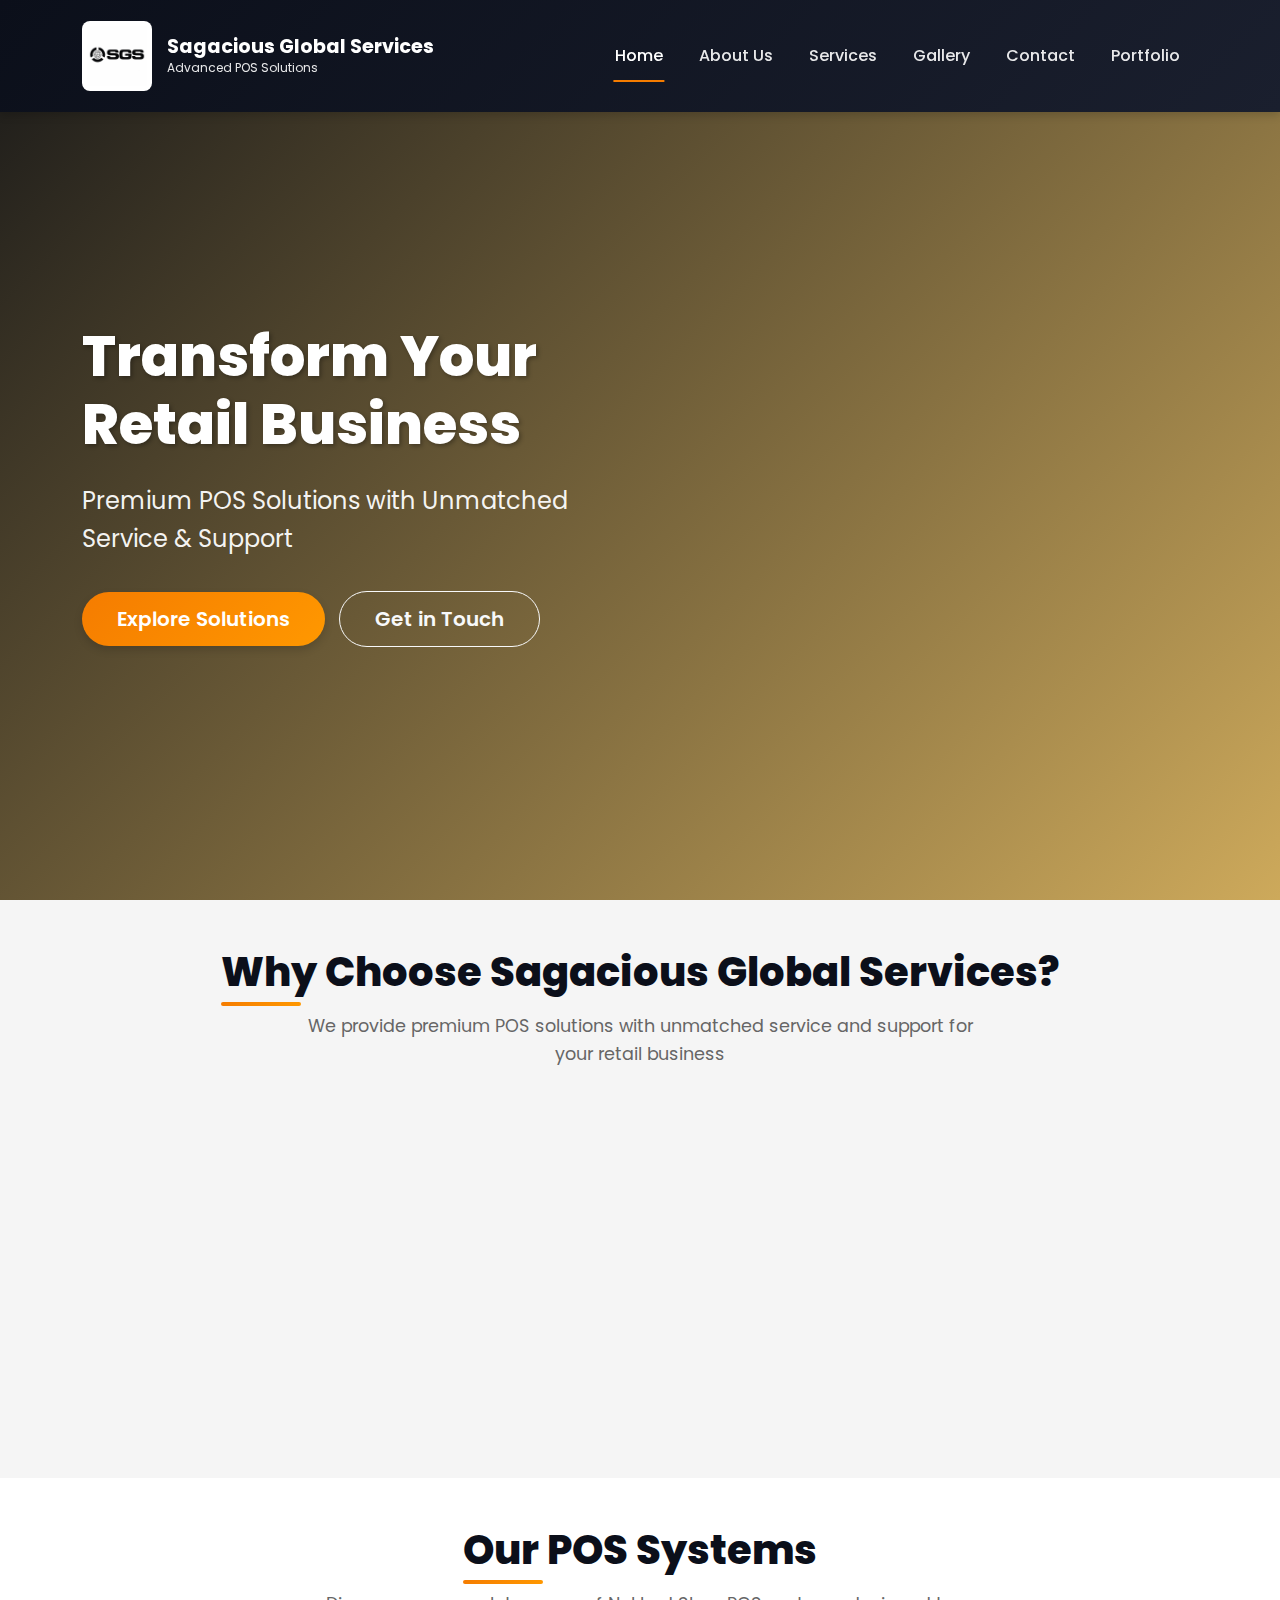
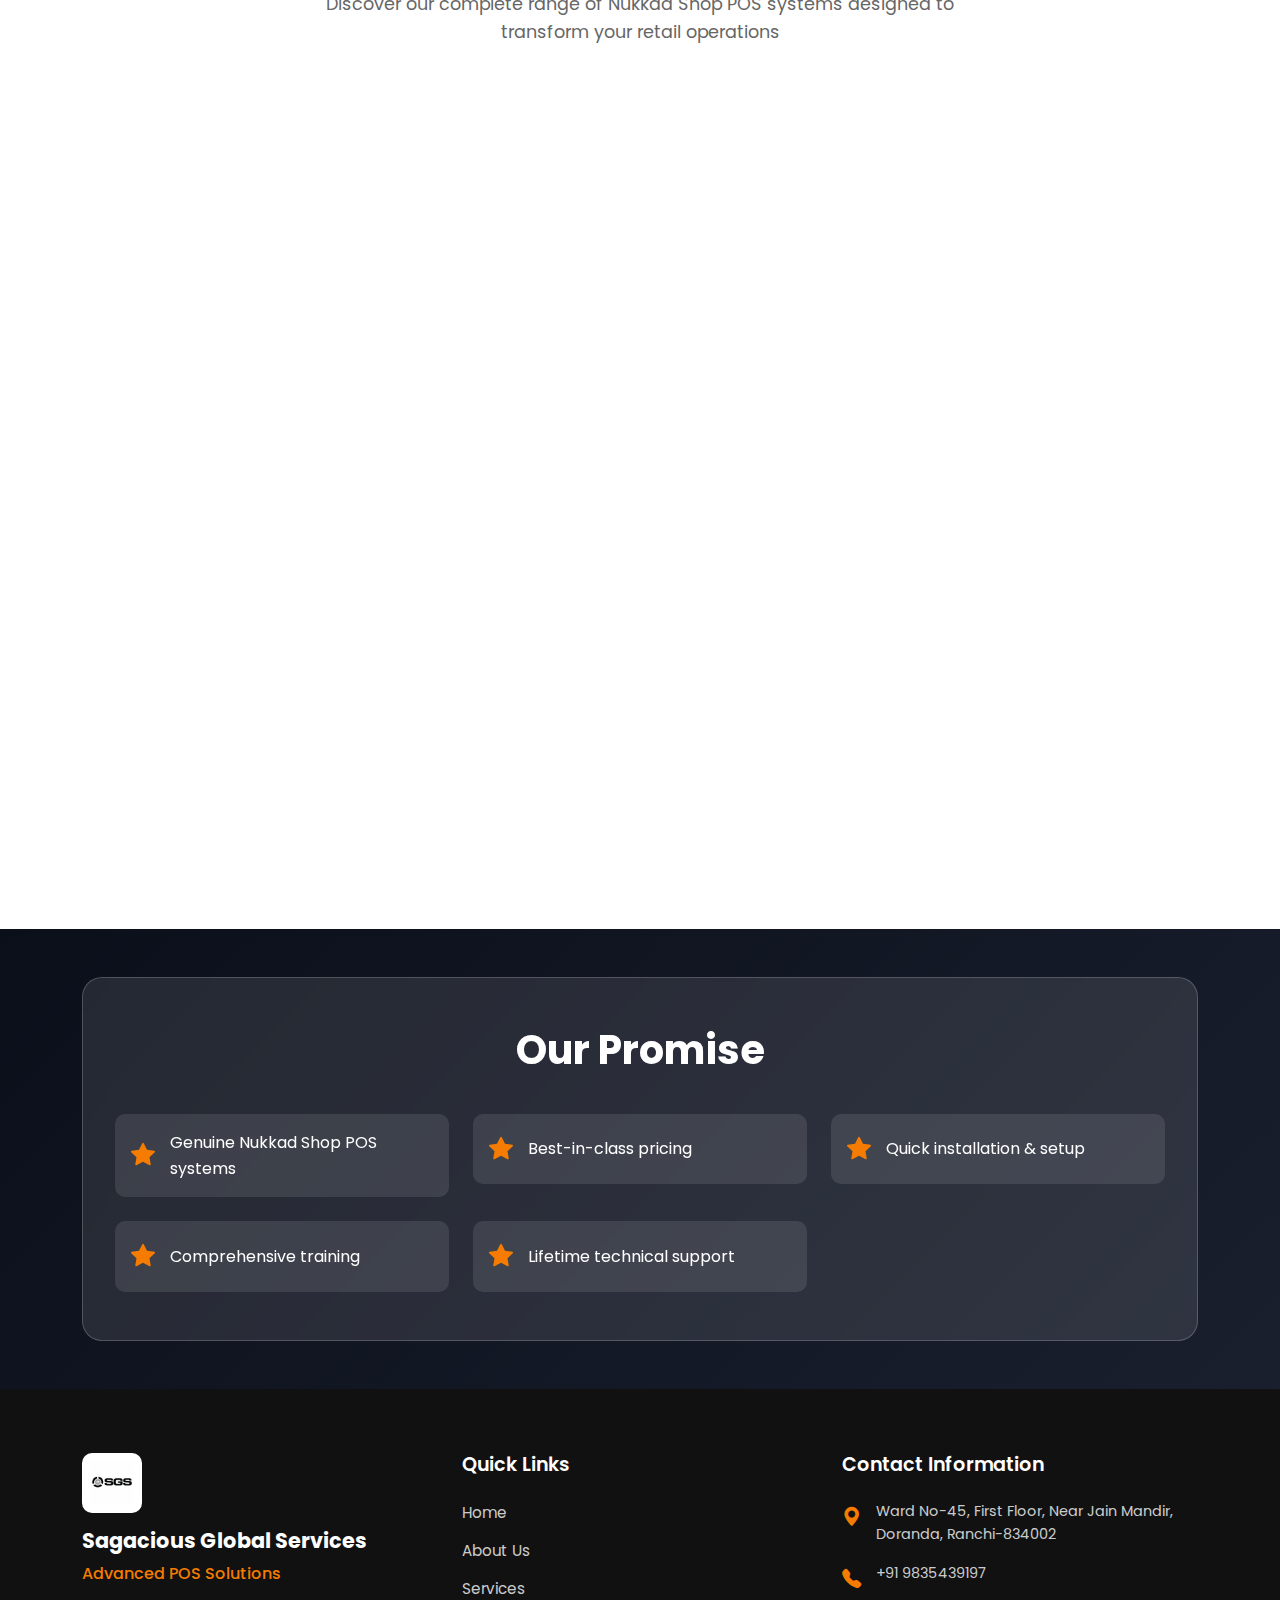
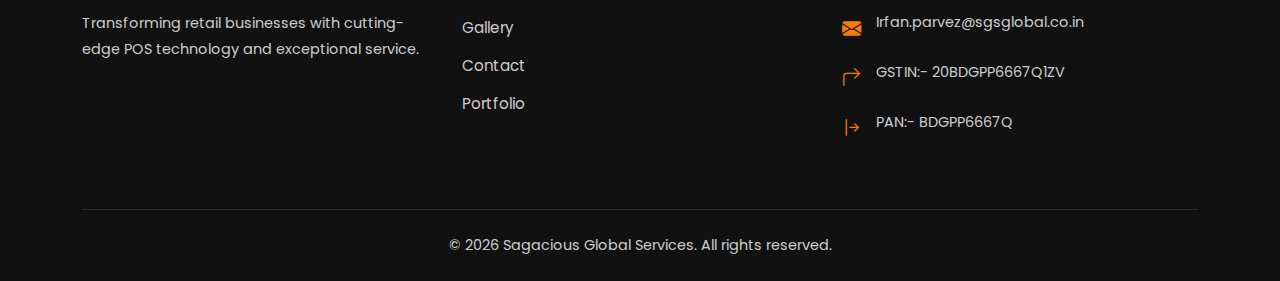
<file: index.html>
<!DOCTYPE html>
<html lang="en">
<head>
    <meta charset="UTF-8">
    <meta name="viewport" content="width=device-width, initial-scale=1.0">
    <title>Sagacious Global Services - Advanced POS Solutions</title>
    <link href="https://cdn.jsdelivr.net/npm/bootstrap@5.3.0/dist/css/bootstrap.min.css" rel="stylesheet">
    <link rel="stylesheet" href="https://cdn.jsdelivr.net/npm/bootstrap-icons@1.10.0/font/bootstrap-icons.css">
    <link rel="stylesheet" href="css/style.css">
</head>
<body>
    <!-- Navigation -->
    <nav class="navbar navbar-expand-lg navbar-dark fixed-top">
        <div class="container">
            <a class="navbar-brand d-flex align-items-center" href="index.html">
                <img src="images/SGSlogo.png" alt="SGS Logo" class="logo-img">
                <div class="brand-text">
                    <span class="brand-name">Sagacious Global Services</span>
                    <span class="brand-tagline">Advanced POS Solutions</span>
                </div>
            </a>
            <button class="navbar-toggler" type="button" data-bs-toggle="collapse" data-bs-target="#navbarNav">
                <span class="navbar-toggler-icon"></span>
            </button>
            <div class="collapse navbar-collapse" id="navbarNav">
                <ul class="navbar-nav ms-auto">
                    <li class="nav-item"><a class="nav-link active" href="index.html">Home</a></li>
                    <li class="nav-item"><a class="nav-link" href="about.html">About Us</a></li>
                    <li class="nav-item"><a class="nav-link" href="services.html">Services</a></li>
                    <li class="nav-item"><a class="nav-link" href="gallery.html">Gallery</a></li>
                    <li class="nav-item"><a class="nav-link" href="contact.html">Contact</a></li>
                    <li class="nav-item"><a class="nav-link" href="portfolio.html">Portfolio</a></li>
                </ul>
            </div>
        </div>
    </nav>

    <!-- Hero Section -->
    <section class="hero">
        <div class="hero-overlay"></div>
        <div class="container">
            <div class="row align-items-center">
                <div class="col-lg-6 hero-content">
                    <h1 class="hero-title animate-fade-in">Transform Your Retail Business</h1>
                    <p class="hero-subtitle animate-fade-in-delay">Premium POS Solutions with Unmatched Service & Support</p>
                    <div class="hero-buttons animate-fade-in-delay-2">
                        <a href="services.html" class="btn btn-primary-custom btn-lg">Explore Solutions</a>
                        <a href="contact.html" class="btn btn-outline-light btn-lg">Get in Touch</a>
                    </div>
                </div>
            </div>
        </div>
    </section>

    <!-- Why Choose Us Section -->
    <section class="why-choose py-5">
        <div class="container">
            <div class="section-header text-center mb-5">
                <h2 class="section-title">Why Choose Sagacious Global Services?</h2>
                <p class="section-subtitle">We provide premium POS solutions with unmatched service and support for your retail business</p>
            </div>
            <div class="row g-4">
                <div class="col-md-6 col-lg-3">
                    <div class="feature-card">
                        <div class="feature-icon">
                            <i class="bi bi-lightning-charge-fill"></i>
                        </div>
                        <h3 class="feature-title">Lightning Fast</h3>
                        <p class="feature-text">Quick billing and seamless transactions for faster checkout</p>
                    </div>
                </div>
                <div class="col-md-6 col-lg-3">
                    <div class="feature-card">
                        <div class="feature-icon">
                            <i class="bi bi-shield-fill-check"></i>
                        </div>
                        <h3 class="feature-title">Secure & Reliable</h3>
                        <p class="feature-text">Bank-grade security with reliable POS hardware</p>
                    </div>
                </div>
                <div class="col-md-6 col-lg-3">
                    <div class="feature-card">
                        <div class="feature-icon">
                            <i class="bi bi-headset"></i>
                        </div>
                        <h3 class="feature-title">Expert Support</h3>
                        <p class="feature-text">24/7 technical support and training from our experts</p>
                    </div>
                </div>
                <div class="col-md-6 col-lg-3">
                    <div class="feature-card">
                        <div class="feature-icon">
                            <i class="bi bi-award-fill"></i>
                        </div>
                        <h3 class="feature-title">Proven Solutions</h3>
                        <p class="feature-text">Trusted by thousands of retailers across India</p>
                    </div>
                </div>
            </div>
        </div>
    </section>

    <!-- POS Systems Section -->
    <section class="pos-systems py-5">
        <div class="container">
            <div class="section-header text-center mb-5">
                <h2 class="section-title">Our POS Systems</h2>
                <p class="section-subtitle">Discover our complete range of Nukkad Shop POS systems designed to transform your retail operations</p>
            </div>
            <div class="row g-4">
                <!-- Android POS Terminal -->
                <div class="col-md-6 col-lg-3">
                    <div class="product-card">
                        <div class="product-image">
                            <img src="images/Android POS Terminal.jpg" alt="Android POS Terminal">
                            <div class="product-badge">Best Seller</div>
                        </div>
                        <div class="product-content">
                            <h3 class="product-title">Android POS Terminal</h3>
                            <p class="product-description">All-in-one billing system with touchscreen, printer, and inventory management software.</p>
                            <div class="product-features">
                                <h5>Key Features:</h5>
                                <ul>
                                    <li>11.6" HD Touch Display</li>
                                    <li>RK3288 Quad-Core Processor</li>
                                    <li>Built-in Thermal Printer</li>
                                    <li>Android 9.0 OS</li>
                                    <li>2GB RAM + 32GB Storage</li>
                                    <li>Multiple payment options</li>
                                </ul>
                            </div>
                            <div class="product-price">₹39,999</div>
                            <a href="contact.html" class="btn btn-primary-custom w-100">Enquire Now</a>
                        </div>
                    </div>
                </div>

                <!-- Handheld POS Device -->
                <div class="col-md-6 col-lg-3">
                    <div class="product-card">
                        <div class="product-image">
                            <img src="images/Handheld POS Device.jpg" alt="Handheld POS Device">
                            <div class="product-badge badge-portable">Portable</div>
                        </div>
                        <div class="product-content">
                            <h3 class="product-title">Handheld POS Device</h3>
                            <p class="product-description">Portable POS solution perfect for delivery businesses, field billing, and mobile retailers.</p>
                            <div class="product-features">
                                <h5>Key Features:</h5>
                                <ul>
                                    <li>5.5" HD Touch Screen</li>
                                    <li>Quad-Core Processor</li>
                                    <li>Bluetooth Printer Support</li>
                                    <li>Android 10 OS</li>
                                    <li>4G LTE Connectivity</li>
                                    <li>Barcode Scanner</li>
                                </ul>
                            </div>
                            <div class="product-price">₹32,500</div>
                            <a href="contact.html" class="btn btn-primary-custom w-100">Enquire Now</a>
                        </div>
                    </div>
                </div>

                <!-- POS with Weighing Scale -->
                <div class="col-md-6 col-lg-3">
                    <div class="product-card">
                        <div class="product-image">
                            <img src="images/POS with Weighing Scale.jpg" alt="POS with Weighing Scale">
                            <div class="product-badge badge-featured">Featured</div>
                        </div>
                        <div class="product-content">
                            <h3 class="product-title">POS with Weighing Scale</h3>
                            <p class="product-description">Integrated weighing scale solution for grocery stores, vegetable vendors, and kirana shops.</p>
                            <div class="product-features">
                                <h5>Key Features:</h5>
                                <ul>
                                    <li>15kg Capacity Weighing Scale</li>
                                    <li>10.1" Touch Display</li>
                                    <li>Thermal Printer Included</li>
                                    <li>RK3288 Quad-Core Processor</li>
                                    <li>Inventory Management</li>
                                    <li>GST Compliance</li>
                                </ul>
                            </div>
                            <div class="product-price">₹45,000</div>
                            <a href="contact.html" class="btn btn-primary-custom w-100">Enquire Now</a>
                        </div>
                    </div>
                </div>

                <!-- Billing Printer + Software -->
                <div class="col-md-6 col-lg-3">
                    <div class="product-card">
                        <div class="product-image">
                            <img src="images/PrinterSoftware.jpg" alt="Billing Printer + Software">
                            <div class="product-badge badge-affordable">Affordable</div>
                        </div>
                        <div class="product-content">
                            <h3 class="product-title">Billing Printer + Software</h3>
                            <p class="product-description">Complete billing solution with thermal printer and advanced retail management software.</p>
                            <div class="product-features">
                                <h5>Key Features:</h5>
                                <ul>
                                    <li>58mm Thermal Printer</li>
                                    <li>Windows/Android Software</li>
                                    <li>Inventory Management</li>
                                    <li>Customer Management</li>
                                    <li>GST Invoices</li>
                                    <li>Sales Reports</li>
                                </ul>
                            </div>
                            <div class="product-price">₹18,999</div>
                            <a href="contact.html" class="btn btn-primary-custom w-100">Enquire Now</a>
                        </div>
                    </div>
                </div>
            </div>
        </div>
    </section>

    <!-- Our Promise Section -->
    <section class="promise-section py-5">
        <div class="container">
            <div class="promise-card">
                <h2 class="promise-title">Our Promise</h2>
                <div class="row g-4 mt-3">
                    <div class="col-md-6 col-lg-4">
                        <div class="promise-item">
                            <i class="bi bi-star-fill"></i>
                            <span>Genuine Nukkad Shop POS systems</span>
                        </div>
                    </div>
                    <div class="col-md-6 col-lg-4">
                        <div class="promise-item">
                            <i class="bi bi-star-fill"></i>
                            <span>Best-in-class pricing</span>
                        </div>
                    </div>
                    <div class="col-md-6 col-lg-4">
                        <div class="promise-item">
                            <i class="bi bi-star-fill"></i>
                            <span>Quick installation & setup</span>
                        </div>
                    </div>
                    <div class="col-md-6 col-lg-4">
                        <div class="promise-item">
                            <i class="bi bi-star-fill"></i>
                            <span>Comprehensive training</span>
                        </div>
                    </div>
                    <div class="col-md-6 col-lg-4">
                        <div class="promise-item">
                            <i class="bi bi-star-fill"></i>
                            <span>Lifetime technical support</span>
                        </div>
                    </div>
                </div>
            </div>
        </div>
    </section>

    <!-- Footer -->
    <footer class="footer">
        <div class="container">
            <div class="row g-4">
                <div class="col-lg-4">
                    <div class="footer-brand">
                        <img src="images/SGSlogo.png" alt="SGS Logo" class="footer-logo">
                        <h4>Sagacious Global Services</h4>
                        <p>Advanced POS Solutions</p>
                    </div>
                    <p class="footer-text">Transforming retail businesses with cutting-edge POS technology and exceptional service.</p>
                </div>
                <div class="col-lg-4">
                    <h5 class="footer-heading">Quick Links</h5>
                    <ul class="footer-links">
                        <li><a href="index.html">Home</a></li>
                        <li><a href="about.html">About Us</a></li>
                        <li><a href="services.html">Services</a></li>
                        <li><a href="gallery.html">Gallery</a></li>
                        <li><a href="contact.html">Contact</a></li>
                        <li><a href="portfolio.html">Portfolio</a></li>
                    </ul>
                </div>
                <div class="col-lg-4">
                    <h5 class="footer-heading">Contact Information</h5>
                    <div class="footer-contact">
                        <div class="contact-item">
                            <i class="bi bi-geo-alt-fill"></i>
                            <span>Ward No-45, First Floor, Near Jain Mandir, Doranda, Ranchi-834002</span>
                        </div>
                        <div class="contact-item">
                            <i class="bi bi-telephone-fill"></i>
                            <span>+91 9835439197</span>
                        </div>
                        <div class="contact-item">
                            <i class="bi bi-envelope-fill"></i>
                            <span>Irfan.parvez@sgsglobal.co.in</span>
                        </div>
                        <div class="contact-item">
                            <i class="bi bi-arrow-90deg-right"></i>
                            <span>GSTIN:- 20BDGPP6667Q1ZV</span>
                        </div>
                        <div class="contact-item">
                            <i class="bi bi-arrow-bar-right"></i>
                            <span>PAN:- BDGPP6667Q</span>
                        </div>
                    </div>
                </div>
            </div>
            <div class="footer-bottom">
                <p>&copy; 2026 Sagacious Global Services. All rights reserved.</p>
            </div>
        </div>
    </footer>

    <script src="https://cdn.jsdelivr.net/npm/bootstrap@5.3.0/dist/js/bootstrap.bundle.min.js"></script>
    <script src="js/script.js"></script>
</body>
</html>
</file>
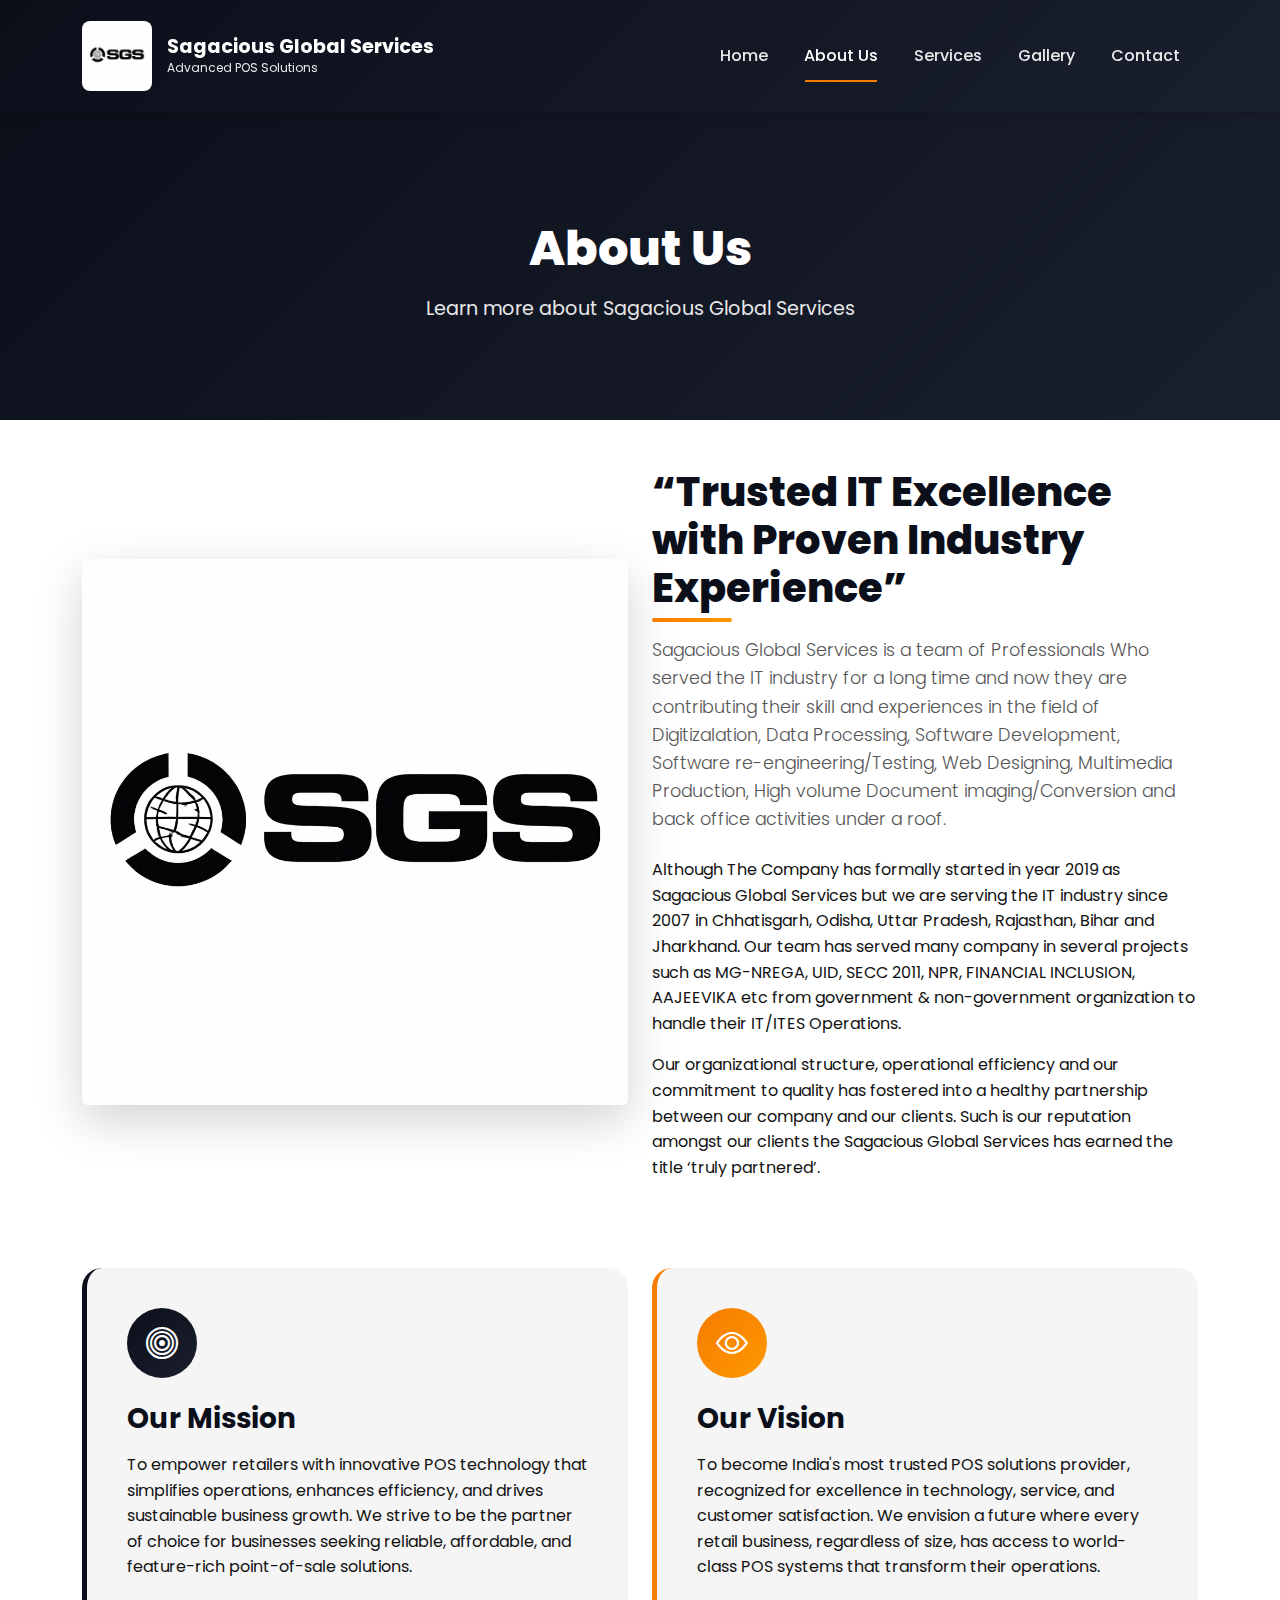
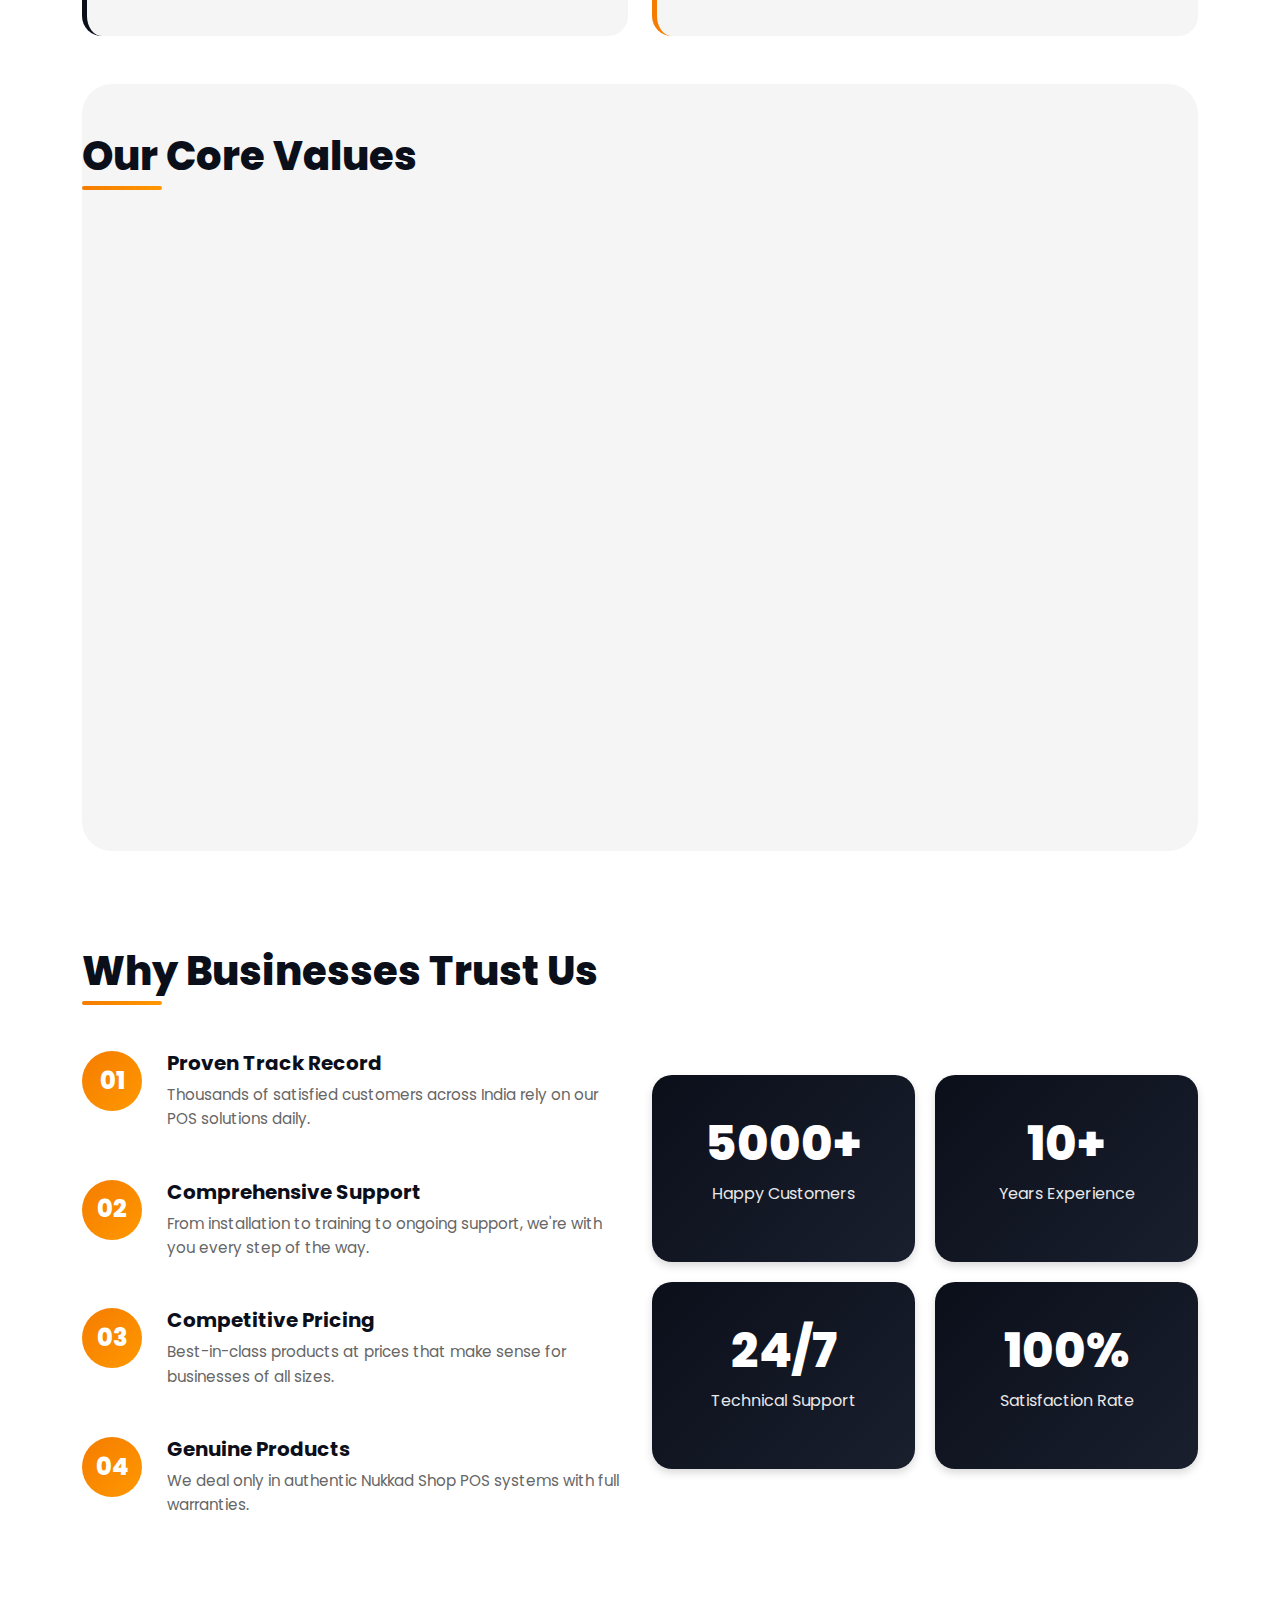
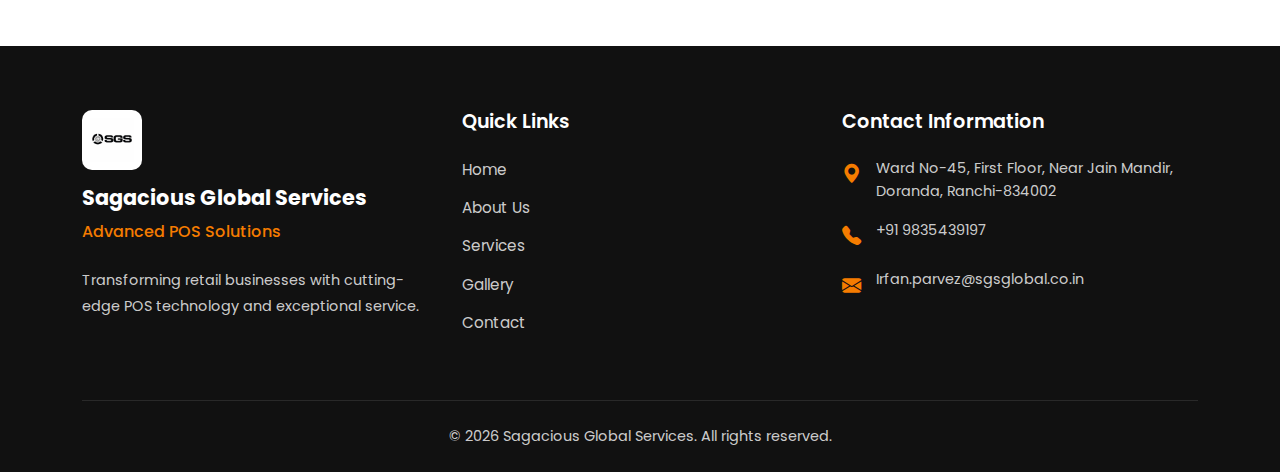
<file: about.html>
<!DOCTYPE html>
<html lang="en">
<head>
    <meta charset="UTF-8">
    <meta name="viewport" content="width=device-width, initial-scale=1.0">
    <title>About Us - Sagacious Global Services</title>
    <link href="https://cdn.jsdelivr.net/npm/bootstrap@5.3.0/dist/css/bootstrap.min.css" rel="stylesheet">
    <link rel="stylesheet" href="https://cdn.jsdelivr.net/npm/bootstrap-icons@1.10.0/font/bootstrap-icons.css">
    <link rel="stylesheet" href="css/style.css">
</head>
<body>
    <!-- Navigation -->
    <nav class="navbar navbar-expand-lg navbar-dark fixed-top">
        <div class="container">
            <a class="navbar-brand d-flex align-items-center" href="index.html">
                <img src="images/SGSlogo.png" alt="SGS Logo" class="logo-img">
                <div class="brand-text">
                    <span class="brand-name">Sagacious Global Services</span>
                    <span class="brand-tagline">Advanced POS Solutions</span>
                </div>
            </a>
            <button class="navbar-toggler" type="button" data-bs-toggle="collapse" data-bs-target="#navbarNav">
                <span class="navbar-toggler-icon"></span>
            </button>
            <div class="collapse navbar-collapse" id="navbarNav">
                <ul class="navbar-nav ms-auto">
                    <li class="nav-item"><a class="nav-link" href="index.html">Home</a></li>
                    <li class="nav-item"><a class="nav-link active" href="about.html">About Us</a></li>
                    <li class="nav-item"><a class="nav-link" href="services.html">Services</a></li>
                    <li class="nav-item"><a class="nav-link" href="#">Gallery</a></li>
                    <li class="nav-item"><a class="nav-link" href="#">Contact</a></li>
                </ul>
            </div>
        </div>
    </nav>

    <!-- Page Header -->
    <section class="page-header">
        <div class="container">
            <h1>About Us</h1>
            <p>Learn more about Sagacious Global Services</p>
        </div>
    </section>

    <!-- About Section -->
    <section class="about-content py-5">
        <div class="container">
            <div class="row align-items-center mb-5">
                <div class="col-lg-6">
                    <div class="about-image">
                        <img src="images/SGSlogo.png" alt="About Sagacious Global Services" class="img-fluid rounded shadow-lg">
                    </div>
                </div>
                <div class="col-lg-6">
                    <h2 class="section-title mb-4">“Trusted IT Excellence with Proven Industry Experience”</h2>
                    <p class="lead">Sagacious Global Services is a team of Professionals Who served the IT industry for a long time and now they are contributing their skill and experiences in the field of  Digitizalation, Data Processing, Software Development, Software re-engineering/Testing, Web Designing, Multimedia Production, High volume Document imaging/Conversion and back office activities under a roof.</p>
                    <p>Although The Company has formally started in year 2019 as Sagacious Global Services but we are serving the IT industry since 2007 in Chhatisgarh, Odisha, Uttar Pradesh, Rajasthan, Bihar and Jharkhand. Our team has served many company in several projects  such as MG-NREGA, UID, SECC 2011, NPR, FINANCIAL INCLUSION, AAJEEVIKA etc from government & non-government organization to handle their IT/ITES Operations.</p>
                    <p>Our organizational structure, operational efficiency and our commitment to quality has fostered into a healthy partnership between our company and our clients. Such is our reputation amongst our clients the Sagacious Global Services has earned the title ‘truly partnered’.</p>
                </div>
            </div>

            <!-- Mission & Vision -->
            <div class="row g-4 mt-5">
                <div class="col-md-6">
                    <div class="mission-card">
                        <div class="card-icon">
                            <i class="bi bi-bullseye"></i>
                        </div>
                        <h3>Our Mission</h3>
                        <p>To empower retailers with innovative POS technology that simplifies operations, enhances efficiency, and drives sustainable business growth. We strive to be the partner of choice for businesses seeking reliable, affordable, and feature-rich point-of-sale solutions.</p>
                    </div>
                </div>
                <div class="col-md-6">
                    <div class="vision-card">
                        <div class="card-icon">
                            <i class="bi bi-eye"></i>
                        </div>
                        <h3>Our Vision</h3>
                        <p>To become India's most trusted POS solutions provider, recognized for excellence in technology, service, and customer satisfaction. We envision a future where every retail business, regardless of size, has access to world-class POS systems that transform their operations.</p>
                    </div>
                </div>
            </div>

            <!-- Core Values -->
            <div class="values-section mt-5 pt-5">
                <h2 class="section-title text-center mb-5">Our Core Values</h2>
                <div class="row g-4">
                    <div class="col-md-4">
                        <div class="value-card">
                            <i class="bi bi-shield-check"></i>
                            <h4>Integrity</h4>
                            <p>We conduct business with honesty, transparency, and ethical practices, building trust with every interaction.</p>
                        </div>
                    </div>
                    <div class="col-md-4">
                        <div class="value-card">
                            <i class="bi bi-lightbulb"></i>
                            <h4>Innovation</h4>
                            <p>We continuously evolve and adapt, bringing the latest technology and features to our customers.</p>
                        </div>
                    </div>
                    <div class="col-md-4">
                        <div class="value-card">
                            <i class="bi bi-people"></i>
                            <h4>Customer First</h4>
                            <p>Our customers are at the heart of everything we do. Their success is our success.</p>
                        </div>
                    </div>
                    <div class="col-md-4">
                        <div class="value-card">
                            <i class="bi bi-trophy"></i>
                            <h4>Excellence</h4>
                            <p>We deliver superior quality in our products, services, and support, exceeding expectations.</p>
                        </div>
                    </div>
                    <div class="col-md-4">
                        <div class="value-card">
                            <i class="bi bi-graph-up"></i>
                            <h4>Growth</h4>
                            <p>We help our clients grow their businesses while continuously improving ourselves.</p>
                        </div>
                    </div>
                    <div class="col-md-4">
                        <div class="value-card">
                            <i class="bi bi-hand-thumbs-up"></i>
                            <h4>Reliability</h4>
                            <p>Our systems are built to last, and our support is always there when you need it.</p>
                        </div>
                    </div>
                </div>
            </div>

            <!-- Why Choose Us -->
            <div class="why-us-section mt-5 pt-5">
                <div class="row align-items-center">
                    <div class="col-lg-6">
                        <h2 class="section-title mb-4">Why Businesses Trust Us</h2>
                        <div class="trust-points">
                            <div class="trust-item">
                                <div class="trust-number">01</div>
                                <div class="trust-content">
                                    <h5>Proven Track Record</h5>
                                    <p>Thousands of satisfied customers across India rely on our POS solutions daily.</p>
                                </div>
                            </div>
                            <div class="trust-item">
                                <div class="trust-number">02</div>
                                <div class="trust-content">
                                    <h5>Comprehensive Support</h5>
                                    <p>From installation to training to ongoing support, we're with you every step of the way.</p>
                                </div>
                            </div>
                            <div class="trust-item">
                                <div class="trust-number">03</div>
                                <div class="trust-content">
                                    <h5>Competitive Pricing</h5>
                                    <p>Best-in-class products at prices that make sense for businesses of all sizes.</p>
                                </div>
                            </div>
                            <div class="trust-item">
                                <div class="trust-number">04</div>
                                <div class="trust-content">
                                    <h5>Genuine Products</h5>
                                    <p>We deal only in authentic Nukkad Shop POS systems with full warranties.</p>
                                </div>
                            </div>
                        </div>
                    </div>
                    <div class="col-lg-6">
                        <div class="stats-grid">
                            <div class="stat-box">
                                <h3>5000+</h3>
                                <p>Happy Customers</p>
                            </div>
                            <div class="stat-box">
                                <h3>10+</h3>
                                <p>Years Experience</p>
                            </div>
                            <div class="stat-box">
                                <h3>24/7</h3>
                                <p>Technical Support</p>
                            </div>
                            <div class="stat-box">
                                <h3>100%</h3>
                                <p>Satisfaction Rate</p>
                            </div>
                        </div>
                    </div>
                </div>
            </div>
        </div>
    </section>

    <!-- Footer -->
    <footer class="footer">
        <div class="container">
            <div class="row g-4">
                <div class="col-lg-4">
                    <div class="footer-brand">
                        <img src="images/SGSlogo.png" alt="SGS Logo" class="footer-logo">
                        <h4>Sagacious Global Services</h4>
                        <p>Advanced POS Solutions</p>
                    </div>
                    <p class="footer-text">Transforming retail businesses with cutting-edge POS technology and exceptional service.</p>
                </div>
                <div class="col-lg-4">
                    <h5 class="footer-heading">Quick Links</h5>
                    <ul class="footer-links">
                        <li><a href="index.html">Home</a></li>
                        <li><a href="about.html">About Us</a></li>
                        <li><a href="services.html">Services</a></li>
                        <li><a href="gallery.html">Gallery</a></li>
                        <li><a href="contact.html">Contact</a></li>
                    </ul>
                </div>
                <div class="col-lg-4">
                    <h5 class="footer-heading">Contact Information</h5>
                    <div class="footer-contact">
                        <div class="contact-item">
                            <i class="bi bi-geo-alt-fill"></i>
                            <span>Ward No-45, First Floor, Near Jain Mandir, Doranda, Ranchi-834002</span>
                        </div>
                        <div class="contact-item">
                            <i class="bi bi-telephone-fill"></i>
                            <span>+91 9835439197</span>
                        </div>
                        <div class="contact-item">
                            <i class="bi bi-envelope-fill"></i>
                            <span>Irfan.parvez@sgsglobal.co.in</span>
                        </div>
                    </div>
                </div>
            </div>
            <div class="footer-bottom">
                <p>&copy; 2026 Sagacious Global Services. All rights reserved.</p>
            </div>
        </div>
    </footer>

    <script src="https://cdn.jsdelivr.net/npm/bootstrap@5.3.0/dist/js/bootstrap.bundle.min.js"></script>
    <script src="js/script.js"></script>
</body>
</html>
</file>
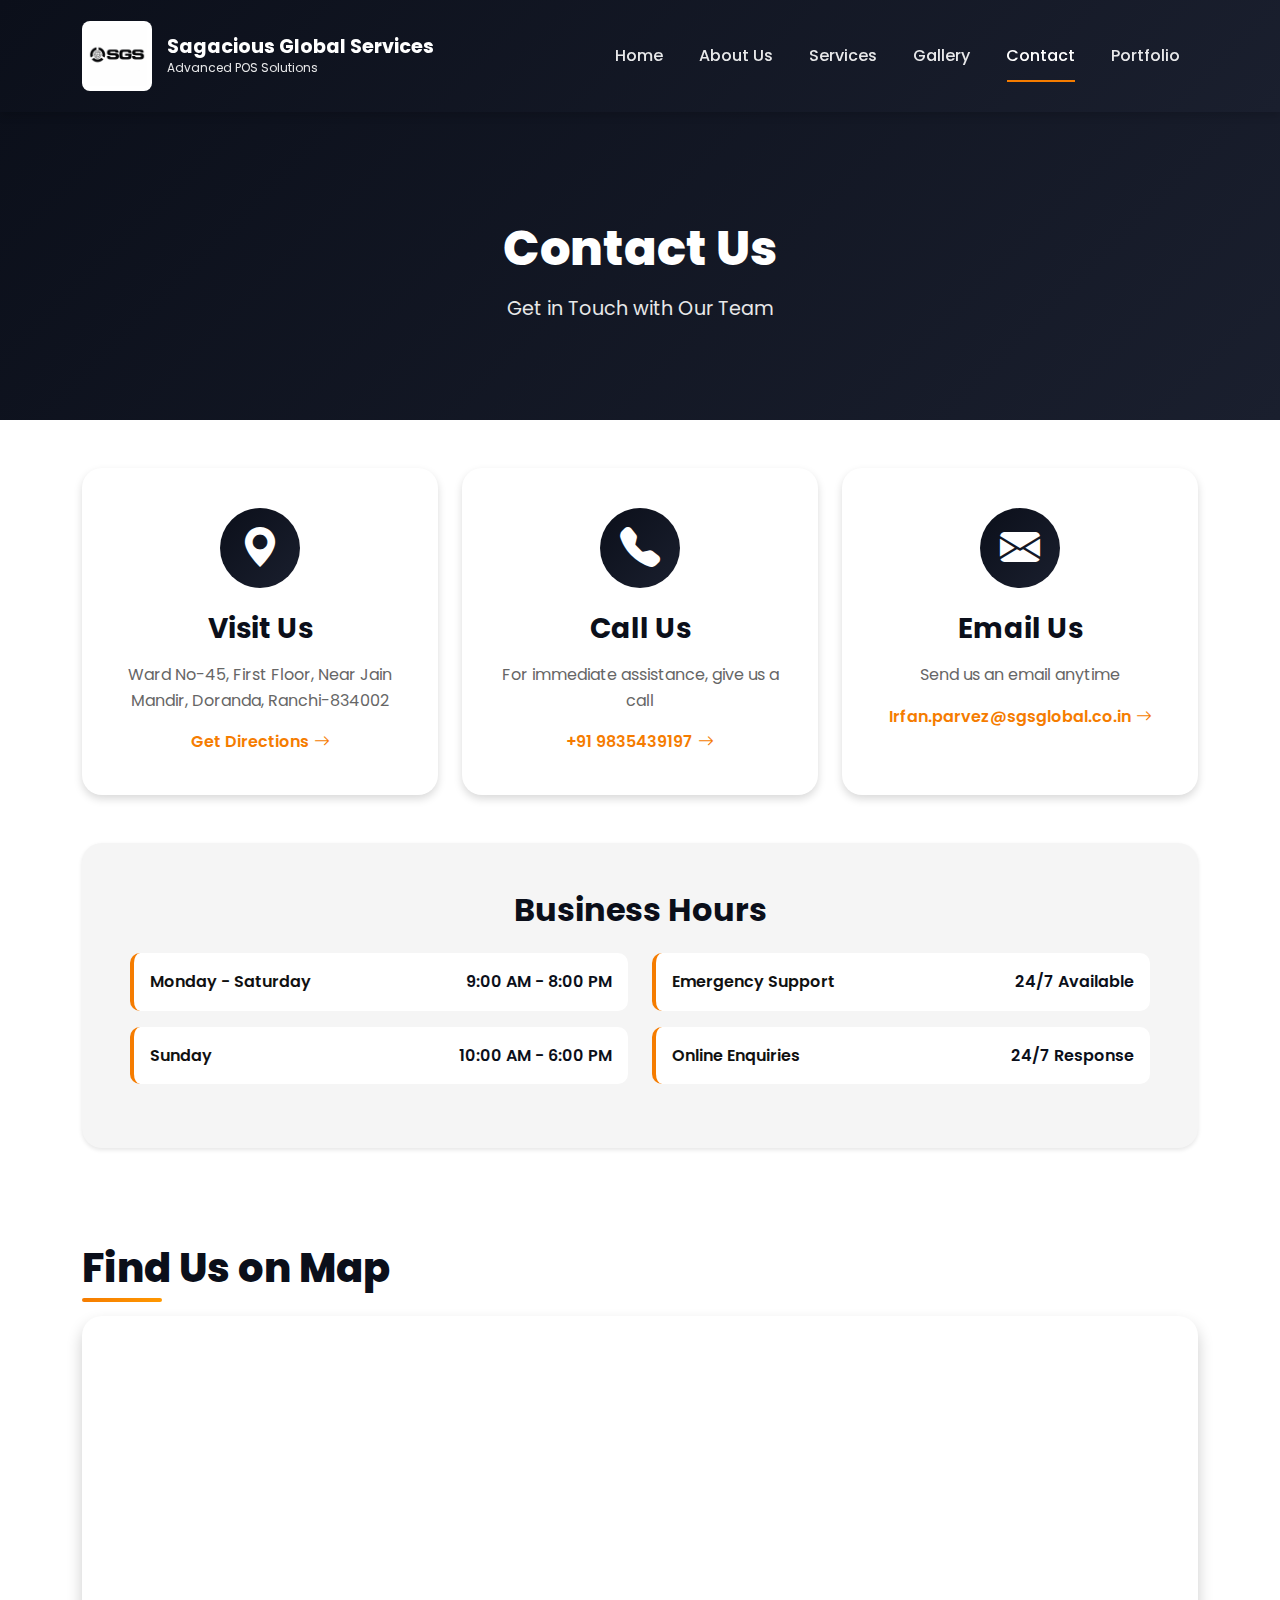
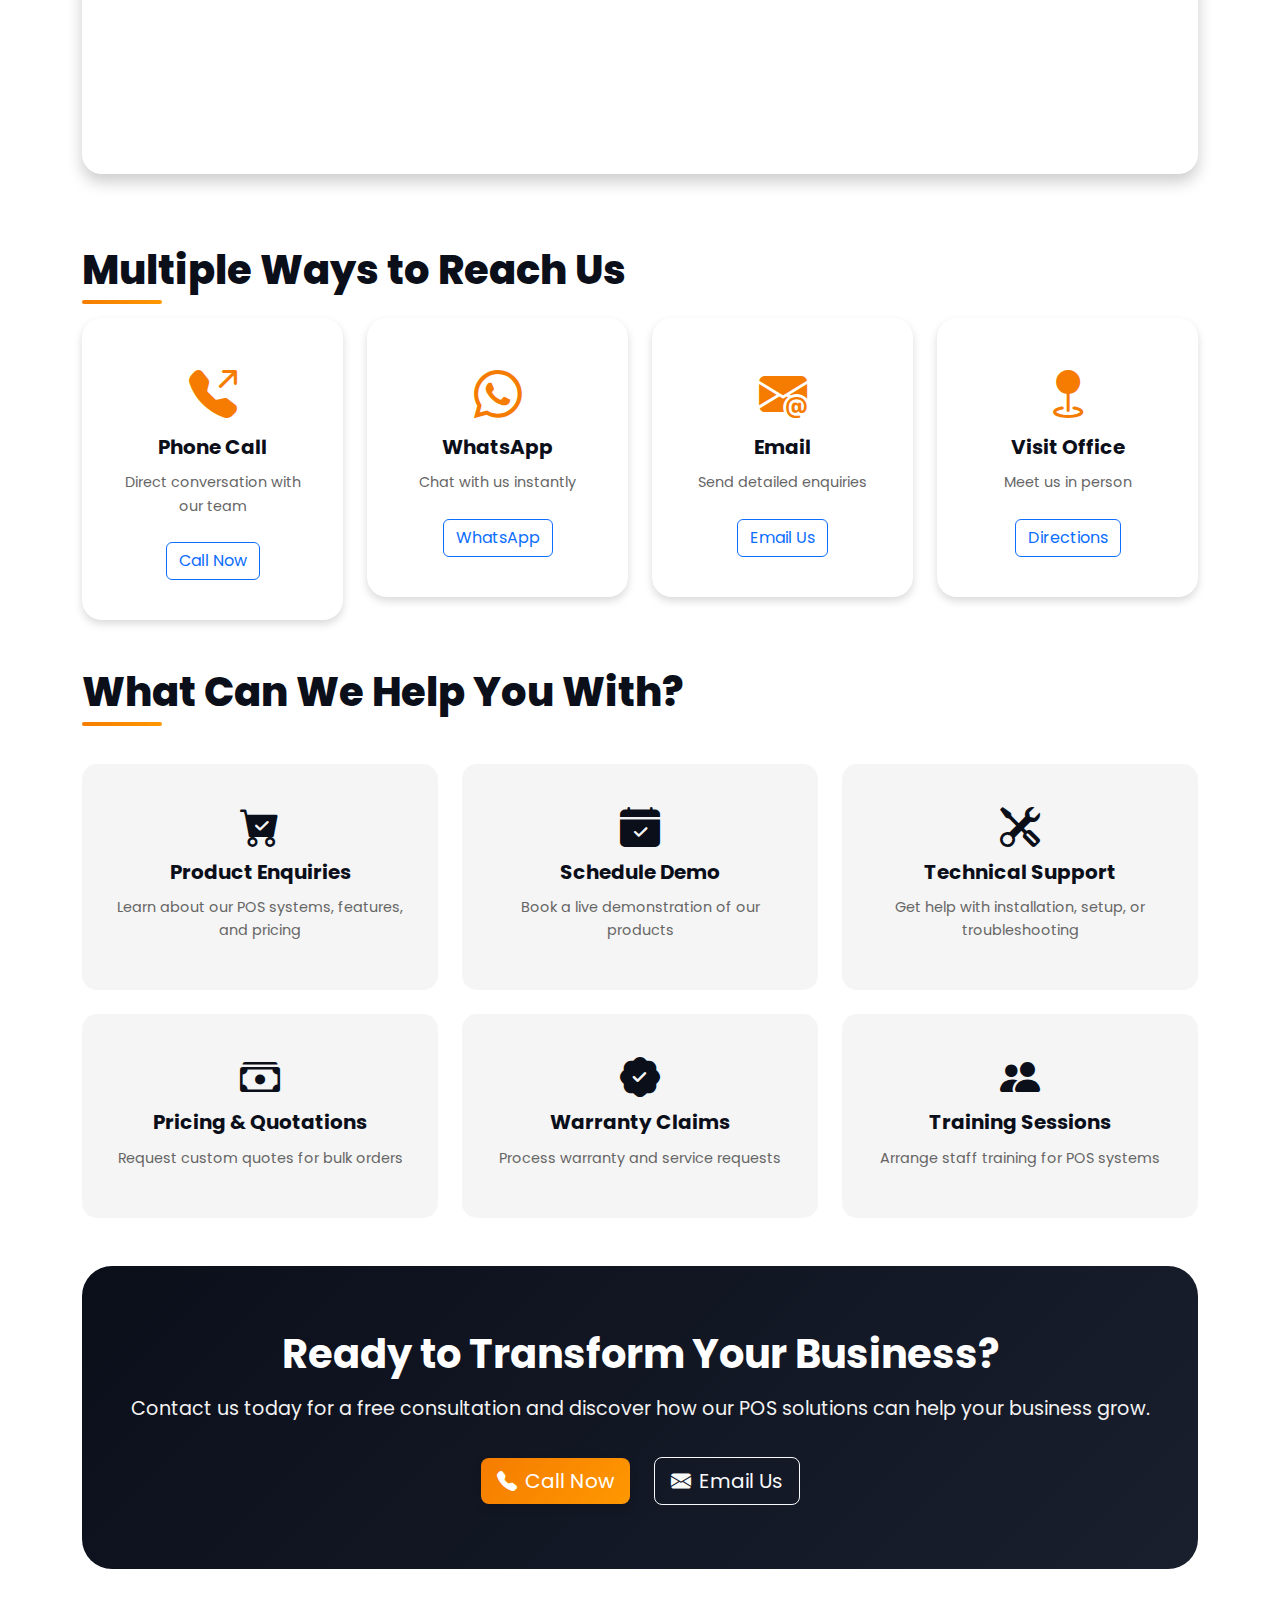
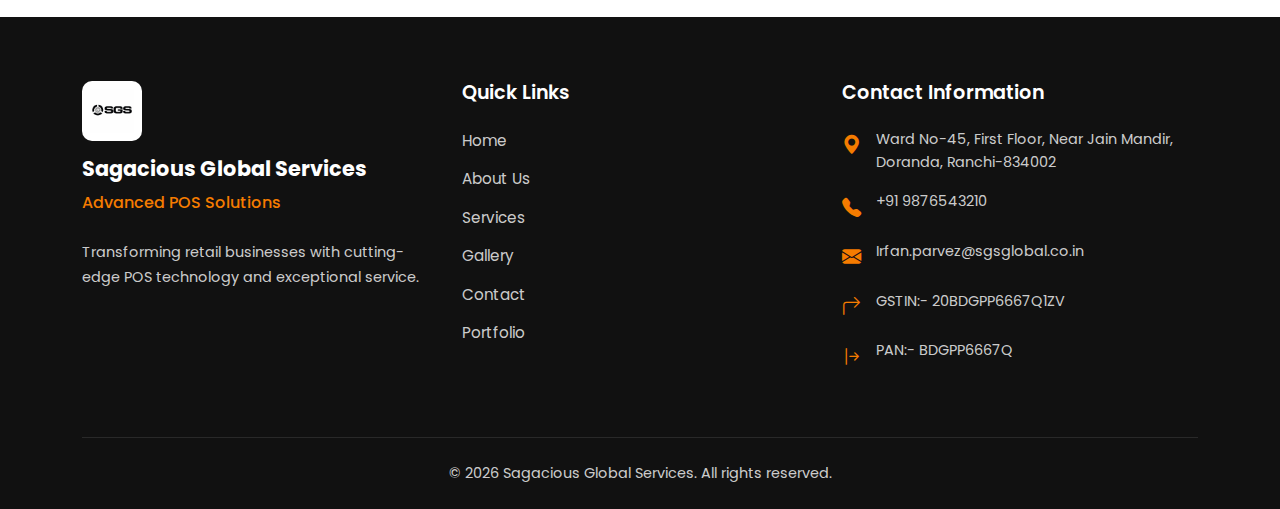
<file: contact.html>
<!DOCTYPE html>
<html lang="en">
<head>
    <meta charset="UTF-8">
    <meta name="viewport" content="width=device-width, initial-scale=1.0">
    <title>Contact Us - Sagacious Global Services</title>
    <link href="https://cdn.jsdelivr.net/npm/bootstrap@5.3.0/dist/css/bootstrap.min.css" rel="stylesheet">
    <link rel="stylesheet" href="https://cdn.jsdelivr.net/npm/bootstrap-icons@1.10.0/font/bootstrap-icons.css">
    <link rel="stylesheet" href="css/style.css">
</head>
<body>
    <!-- Navigation -->
    <nav class="navbar navbar-expand-lg navbar-dark fixed-top">
        <div class="container">
            <a class="navbar-brand d-flex align-items-center" href="index.html">
                <img src="images/SGSlogo.png" alt="SGS Logo" class="logo-img">
                <div class="brand-text">
                    <span class="brand-name">Sagacious Global Services</span>
                    <span class="brand-tagline">Advanced POS Solutions</span>
                </div>
            </a>
            <button class="navbar-toggler" type="button" data-bs-toggle="collapse" data-bs-target="#navbarNav">
                <span class="navbar-toggler-icon"></span>
            </button>
            <div class="collapse navbar-collapse" id="navbarNav">
                <ul class="navbar-nav ms-auto">
                    <li class="nav-item"><a class="nav-link" href="index.html">Home</a></li>
                    <li class="nav-item"><a class="nav-link" href="about.html">About Us</a></li>
                    <li class="nav-item"><a class="nav-link" href="services.html">Services</a></li>
                    <li class="nav-item"><a class="nav-link" href="gallery.html">Gallery</a></li>
                    <li class="nav-item"><a class="nav-link active" href="contact.html">Contact</a></li>
                    <li class="nav-item"><a class="nav-link" href="portfolio.html">Portfolio</a></li>
                </ul>
            </div>
        </div>
    </nav>

    <!-- Page Header -->
    <section class="page-header">
        <div class="container">
            <h1>Contact Us</h1>
            <p>Get in Touch with Our Team</p>
        </div>
    </section>

    <!-- Contact Information -->
    <section class="contact-section py-5">
        <div class="container">
            <div class="row g-4 mb-5">
                <div class="col-lg-4">
                    <div class="contact-info-box">
                        <div class="contact-icon">
                            <i class="bi bi-geo-alt-fill"></i>
                        </div>
                        <h3>Visit Us</h3>
                        <p>Ward No-45, First Floor, Near Jain Mandir, Doranda, Ranchi-834002</p>
                        <a href="https://maps.google.com/?q=Ward+No-45,+First+Floor,+Near+Jain+Mandir,+Doranda,+Ranchi-834002" target="_blank" class="contact-link">Get Directions <i class="bi bi-arrow-right"></i></a>
                    </div>
                </div>
                <div class="col-lg-4">
                    <div class="contact-info-box">
                        <div class="contact-icon">
                            <i class="bi bi-telephone-fill"></i>
                        </div>
                        <h3>Call Us</h3>
                        <p>For immediate assistance, give us a call</p>
                        <a href="tel:+91 9835439197" class="contact-link">+91 9835439197 <i class="bi bi-arrow-right"></i></a>
                    </div>
                </div>
                <div class="col-lg-4">
                    <div class="contact-info-box">
                        <div class="contact-icon">
                            <i class="bi bi-envelope-fill"></i>
                        </div>
                        <h3>Email Us</h3>
                        <p>Send us an email anytime</p>
                        <a href="mailto:Irfan.parvez@sgsglobal.co.in" class="contact-link">Irfan.parvez@sgsglobal.co.in <i class="bi bi-arrow-right"></i></a>
                    </div>
                </div>
            </div>

            <!-- Business Hours -->
            <div class="row g-4 mb-5">
                <div class="col-lg-12">
                    <div class="business-hours-card">
                        <h2 class="text-center mb-4">Business Hours</h2>
                        <div class="row">
                            <div class="col-md-6">
                                <div class="hours-item">
                                    <span class="day">Monday - Saturday</span>
                                    <span class="time">9:00 AM - 8:00 PM</span>
                                </div>
                                <div class="hours-item">
                                    <span class="day">Sunday</span>
                                    <span class="time">10:00 AM - 6:00 PM</span>
                                </div>
                            </div>
                            <div class="col-md-6">
                                <div class="hours-item">
                                    <span class="day">Emergency Support</span>
                                    <span class="time">24/7 Available</span>
                                </div>
                                <div class="hours-item">
                                    <span class="day">Online Enquiries</span>
                                    <span class="time">24/7 Response</span>
                                </div>
                            </div>
                        </div>
                    </div>
                </div>
            </div>

            <!-- Map Section -->
            <div class="row">
                <div class="col-lg-12">
                    <div class="map-container">
                        <h2 class="section-title text-center mb-4">Find Us on Map</h2>
                        <div class="map-placeholder">
                            <iframe src="https://www.google.com/maps/embed?pb=!1m18!1m12!1m3!1d3662.7744392934!2d85.28746431496894!3d23.361294484790697!2m3!1f0!2f0!3f0!3m2!1i1024!2i768!4f13.1!3m3!1m2!1s0x39f4e1f8c2f7c7d3%3A0x3e3e3e3e3e3e3e3e!2sDoranda%2C%20Ranchi%2C%20Jharkhand!5e0!3m2!1sen!2sin!4v1234567890123!5m2!1sen!2sin" width="100%" height="450" style="border:0;" allowfullscreen="" loading="lazy" referrerpolicy="no-referrer-when-downgrade"></iframe>
                        </div>
                    </div>
                </div>
            </div>

            <!-- Quick Contact Methods -->
            <div class="row g-4 mt-5">
                <div class="col-lg-12">
                    <div class="quick-contact-section">
                        <h2 class="section-title text-center mb-4">Multiple Ways to Reach Us</h2>
                        <div class="row g-4">
                            <div class="col-md-6 col-lg-3">
                                <div class="quick-contact-card">
                                    <i class="bi bi-telephone-outbound-fill"></i>
                                    <h5>Phone Call</h5>
                                    <p>Direct conversation with our team</p>
                                    <a href="tel:+91 9835439197" class="btn btn-outline-primary">Call Now</a>
                                </div>
                            </div>
                            <div class="col-md-6 col-lg-3">
                                <div class="quick-contact-card">
                                    <i class="bi bi-whatsapp"></i>
                                    <h5>WhatsApp</h5>
                                    <p>Chat with us instantly</p>
                                    <a href="https://wa.me/+91 9835439197" target="_blank" class="btn btn-outline-primary">WhatsApp</a>
                                </div>
                            </div>
                            <div class="col-md-6 col-lg-3">
                                <div class="quick-contact-card">
                                    <i class="bi bi-envelope-at-fill"></i>
                                    <h5>Email</h5>
                                    <p>Send detailed enquiries</p>
                                    <a href="mailto:Irfan.parvez@sgsglobal.co.in" class="btn btn-outline-primary">Email Us</a>
                                </div>
                            </div>
                            <div class="col-md-6 col-lg-3">
                                <div class="quick-contact-card">
                                    <i class="bi bi-geo-fill"></i>
                                    <h5>Visit Office</h5>
                                    <p>Meet us in person</p>
                                    <a href="https://maps.google.com/?q=Ward+No-45,+First+Floor,+Near+Jain+Mandir,+Doranda,+Ranchi-834002" target="_blank" class="btn btn-outline-primary">Directions</a>
                                </div>
                            </div>
                        </div>
                    </div>
                </div>
            </div>

            <!-- Why Contact Us -->
            <div class="row mt-5">
                <div class="col-lg-12">
                    <div class="why-contact-section">
                        <h2 class="section-title text-center mb-5">What Can We Help You With?</h2>
                        <div class="row g-4">
                            <div class="col-md-6 col-lg-4">
                                <div class="help-card">
                                    <i class="bi bi-cart-check-fill"></i>
                                    <h5>Product Enquiries</h5>
                                    <p>Learn about our POS systems, features, and pricing</p>
                                </div>
                            </div>
                            <div class="col-md-6 col-lg-4">
                                <div class="help-card">
                                    <i class="bi bi-calendar-check-fill"></i>
                                    <h5>Schedule Demo</h5>
                                    <p>Book a live demonstration of our products</p>
                                </div>
                            </div>
                            <div class="col-md-6 col-lg-4">
                                <div class="help-card">
                                    <i class="bi bi-tools"></i>
                                    <h5>Technical Support</h5>
                                    <p>Get help with installation, setup, or troubleshooting</p>
                                </div>
                            </div>
                            <div class="col-md-6 col-lg-4">
                                <div class="help-card">
                                    <i class="bi bi-cash-stack"></i>
                                    <h5>Pricing & Quotations</h5>
                                    <p>Request custom quotes for bulk orders</p>
                                </div>
                            </div>
                            <div class="col-md-6 col-lg-4">
                                <div class="help-card">
                                    <i class="bi bi-patch-check-fill"></i>
                                    <h5>Warranty Claims</h5>
                                    <p>Process warranty and service requests</p>
                                </div>
                            </div>
                            <div class="col-md-6 col-lg-4">
                                <div class="help-card">
                                    <i class="bi bi-people-fill"></i>
                                    <h5>Training Sessions</h5>
                                    <p>Arrange staff training for POS systems</p>
                                </div>
                            </div>
                        </div>
                    </div>
                </div>
            </div>

            <!-- Call to Action -->
            <div class="row mt-5">
                <div class="col-lg-12">
                    <div class="contact-cta">
                        <h2>Ready to Transform Your Business?</h2>
                        <p>Contact us today for a free consultation and discover how our POS solutions can help your business grow.</p>
                        <div class="cta-buttons">
                            <a href="tel:+91 9835439197" class="btn btn-primary-custom btn-lg"><i class="bi bi-telephone-fill me-2"></i>Call Now</a>
                            <a href="mailto:Irfan.parvez@sgsglobal.co.in" class="btn btn-outline-light btn-lg"><i class="bi bi-envelope-fill me-2"></i>Email Us</a>
                        </div>
                    </div>
                </div>
            </div>
        </div>
    </section>

    <!-- Footer -->
    <footer class="footer">
        <div class="container">
            <div class="row g-4">
                <div class="col-lg-4">
                    <div class="footer-brand">
                        <img src="images/SGSlogo.png" alt="SGS Logo" class="footer-logo">
                        <h4>Sagacious Global Services</h4>
                        <p>Advanced POS Solutions</p>
                    </div>
                    <p class="footer-text">Transforming retail businesses with cutting-edge POS technology and exceptional service.</p>
                </div>
                <div class="col-lg-4">
                    <h5 class="footer-heading">Quick Links</h5>
                    <ul class="footer-links">
                        <li><a href="index.html">Home</a></li>
                        <li><a href="about.html">About Us</a></li>
                        <li><a href="services.html">Services</a></li>
                        <li><a href="gallery.html">Gallery</a></li>
                        <li><a href="contact.html">Contact</a></li>
                        <li><a href="portfolio.html">Portfolio</a></li>
                    </ul>
                </div>
                <div class="col-lg-4">
                    <h5 class="footer-heading">Contact Information</h5>
                    <div class="footer-contact">
                        <div class="contact-item">
                            <i class="bi bi-geo-alt-fill"></i>
                            <span>Ward No-45, First Floor, Near Jain Mandir, Doranda, Ranchi-834002</span>
                        </div>
                        <div class="contact-item">
                            <i class="bi bi-telephone-fill"></i>
                            <span>+91 9876543210</span>
                        </div>
                        <div class="contact-item">
                            <i class="bi bi-envelope-fill"></i>
                            <span>Irfan.parvez@sgsglobal.co.in</span>
                        </div>
                        <div class="contact-item">
                            <i class="bi bi-arrow-90deg-right"></i>
                            <span>GSTIN:- 20BDGPP6667Q1ZV</span>
                        </div>
                        <div class="contact-item">
                            <i class="bi bi-arrow-bar-right"></i>
                            <span>PAN:- BDGPP6667Q</span>
                        </div>
                    </div>
                </div>
            </div>
            <div class="footer-bottom">
                <p>&copy; 2026 Sagacious Global Services. All rights reserved.</p>
            </div>
        </div>
    </footer>

    <script src="https://cdn.jsdelivr.net/npm/bootstrap@5.3.0/dist/js/bootstrap.bundle.min.js"></script>
    <script src="js/script.js"></script>
</body>
</html>
</file>
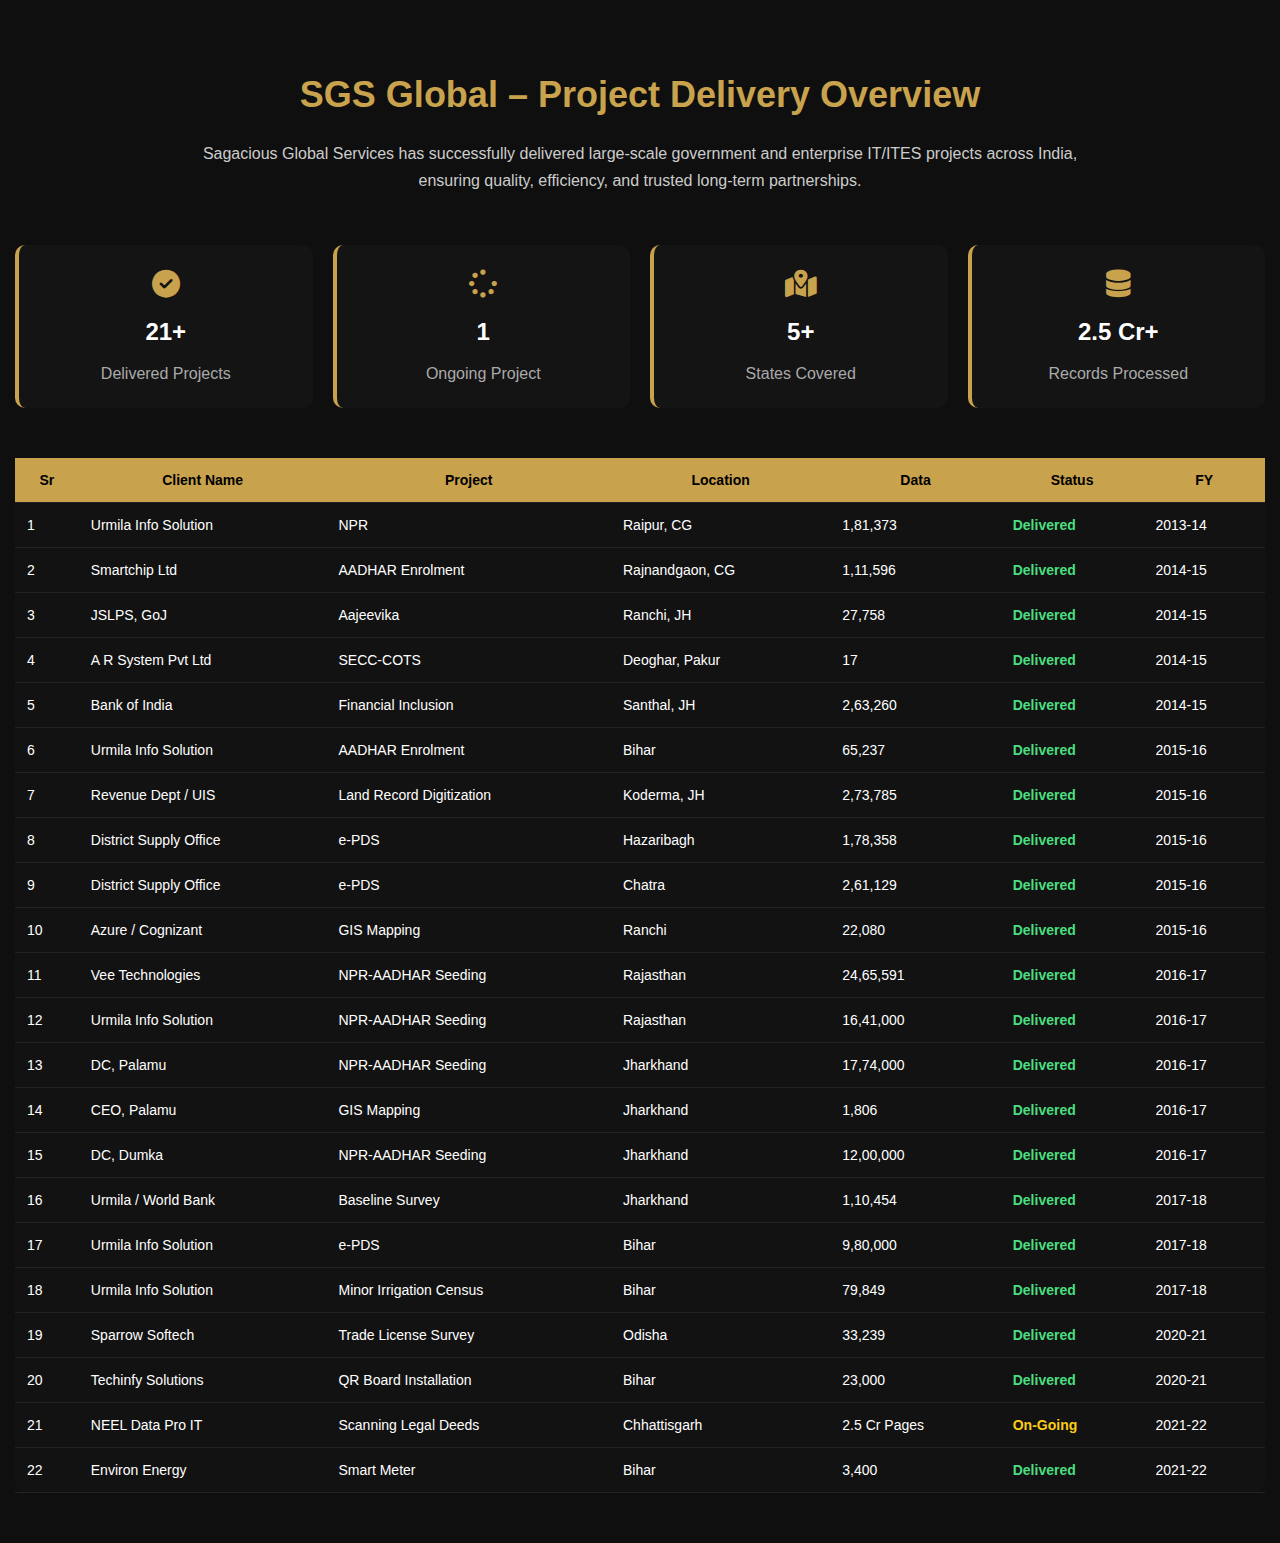
<file: portfolio.html>
<!DOCTYPE html>
<html lang="en">
<head>
<meta charset="UTF-8">
<meta name="viewport" content="width=device-width, initial-scale=1.0">
<title>SGS Global | Project Portfolio</title>

<link rel="stylesheet" href="https://cdnjs.cloudflare.com/ajax/libs/font-awesome/6.5.0/css/all.min.css">

<style>
:root{
    --black:#0f0f0f;
    --white:#ffffff;
    --yellow:#c9a24d;
    --light-yellow:#f5ecd9;
    --gray:#bdbdbd;
}

body{
    margin:0;
    font-family:'Segoe UI', sans-serif;
    background:var(--black);
    color:var(--white);
    overflow-x:hidden; /* ✅ FIX 1 */
}

.container{
    max-width:1300px;
    margin:auto;
    padding:50px 15px;
}

/* HEADER */
.header{text-align:center;margin-bottom:50px;}
.header h1{color:var(--yellow);font-size:36px;}
.header p{color:#ccc;max-width:900px;margin:auto;line-height:1.7;}

/* STATS */
.stats{
    display:grid;
    grid-template-columns:repeat(auto-fit,minmax(220px,1fr));
    gap:20px;
    margin-bottom:50px;
}
.stat{
    background:#141414;
    border-left:4px solid var(--yellow);
    padding:25px;
    border-radius:10px;
    text-align:center;
}
.stat i{font-size:28px;color:var(--yellow);}
.stat span{color:#aaa;}

/* TABLE */
.table-container{
    background:#121212;
    border-radius:10px;
}
.table-scroll{
    overflow-x:auto;
}
table{
    width:100%;
    min-width:1100px;
    border-collapse:collapse;
}
th,td{
    padding:14px 12px;
    border-bottom:1px solid #222;
    font-size:14px;
}
th{
    background:var(--yellow);
    color:#000;
}
tr:hover{background:#1c1c1c;}

.status-done{color:#4ade80;font-weight:600;}
.status-ongoing{color:#facc15;font-weight:600;}

/* 📱 MOBILE CARD VIEW – FULL FIX */
@media(max-width:768px){

    table{
        min-width:unset;   /* ✅ FIX 2 */
        width:100%;
    }

    table,thead,tbody,th,td,tr{
        display:block;
    }

    thead{display:none;}

    tr{
        background:#141414;
        margin-bottom:15px;
        border-radius:8px;
        padding:15px;
        width:100%;        /* ✅ FIX 3 */
        box-sizing:border-box;
    }

    td{
        border:none;
        padding:6px 0;
        font-size:14px;
    }

    td::before{
        content:attr(data-label);
        display:block;
        color:var(--yellow);
        font-weight:600;
        font-size:13px;
    }
}
</style>
</head>

<body>

<div class="container">

<!-- HEADER -->
<div class="header">
    <h1>SGS Global – Project Delivery Overview</h1>
    <p>
        Sagacious Global Services has successfully delivered large-scale government
        and enterprise IT/ITES projects across India, ensuring quality, efficiency,
        and trusted long-term partnerships.
    </p>
</div>

<!-- STATS -->
<div class="stats">
    <div class="stat"><i class="fa-solid fa-check-circle"></i><h2>21+</h2><span>Delivered Projects</span></div>
    <div class="stat"><i class="fa-solid fa-spinner"></i><h2>1</h2><span>Ongoing Project</span></div>
    <div class="stat"><i class="fa-solid fa-map-location-dot"></i><h2>5+</h2><span>States Covered</span></div>
    <div class="stat"><i class="fa-solid fa-database"></i><h2>2.5 Cr+</h2><span>Records Processed</span></div>
</div>

<!-- TABLE -->
<div class="table-container">
<div class="table-scroll">
<table>
<thead>
<tr>
<th>Sr</th><th>Client Name</th><th>Project</th><th>Location</th><th>Data</th><th>Status</th><th>FY</th>
</tr>
</thead>
<tbody>

<tr><td data-label="Sr">1</td><td data-label="Client">Urmila Info Solution</td><td data-label="Project">NPR</td><td data-label="Location">Raipur, CG</td><td data-label="Data">1,81,373</td><td data-label="Status" class="status-done">Delivered</td><td data-label="FY">2013-14</td></tr>
<tr><td>2</td><td>Smartchip Ltd</td><td>AADHAR Enrolment</td><td>Rajnandgaon, CG</td><td>1,11,596</td><td class="status-done">Delivered</td><td>2014-15</td></tr>
<tr><td>3</td><td>JSLPS, GoJ</td><td>Aajeevika</td><td>Ranchi, JH</td><td>27,758</td><td class="status-done">Delivered</td><td>2014-15</td></tr>
<tr><td>4</td><td>A R System Pvt Ltd</td><td>SECC-COTS</td><td>Deoghar, Pakur</td><td>17</td><td class="status-done">Delivered</td><td>2014-15</td></tr>
<tr><td>5</td><td>Bank of India</td><td>Financial Inclusion</td><td>Santhal, JH</td><td>2,63,260</td><td class="status-done">Delivered</td><td>2014-15</td></tr>
<tr><td>6</td><td>Urmila Info Solution</td><td>AADHAR Enrolment</td><td>Bihar</td><td>65,237</td><td class="status-done">Delivered</td><td>2015-16</td></tr>
<tr><td>7</td><td>Revenue Dept / UIS</td><td>Land Record Digitization</td><td>Koderma, JH</td><td>2,73,785</td><td class="status-done">Delivered</td><td>2015-16</td></tr>
<tr><td>8</td><td>District Supply Office</td><td>e-PDS</td><td>Hazaribagh</td><td>1,78,358</td><td class="status-done">Delivered</td><td>2015-16</td></tr>
<tr><td>9</td><td>District Supply Office</td><td>e-PDS</td><td>Chatra</td><td>2,61,129</td><td class="status-done">Delivered</td><td>2015-16</td></tr>
<tr><td>10</td><td>Azure / Cognizant</td><td>GIS Mapping</td><td>Ranchi</td><td>22,080</td><td class="status-done">Delivered</td><td>2015-16</td></tr>
<tr><td>11</td><td>Vee Technologies</td><td>NPR-AADHAR Seeding</td><td>Rajasthan</td><td>24,65,591</td><td class="status-done">Delivered</td><td>2016-17</td></tr>
<tr><td>12</td><td>Urmila Info Solution</td><td>NPR-AADHAR Seeding</td><td>Rajasthan</td><td>16,41,000</td><td class="status-done">Delivered</td><td>2016-17</td></tr>
<tr><td>13</td><td>DC, Palamu</td><td>NPR-AADHAR Seeding</td><td>Jharkhand</td><td>17,74,000</td><td class="status-done">Delivered</td><td>2016-17</td></tr>
<tr><td>14</td><td>CEO, Palamu</td><td>GIS Mapping</td><td>Jharkhand</td><td>1,806</td><td class="status-done">Delivered</td><td>2016-17</td></tr>
<tr><td>15</td><td>DC, Dumka</td><td>NPR-AADHAR Seeding</td><td>Jharkhand</td><td>12,00,000</td><td class="status-done">Delivered</td><td>2016-17</td></tr>
<tr><td>16</td><td>Urmila / World Bank</td><td>Baseline Survey</td><td>Jharkhand</td><td>1,10,454</td><td class="status-done">Delivered</td><td>2017-18</td></tr>
<tr><td>17</td><td>Urmila Info Solution</td><td>e-PDS</td><td>Bihar</td><td>9,80,000</td><td class="status-done">Delivered</td><td>2017-18</td></tr>
<tr><td>18</td><td>Urmila Info Solution</td><td>Minor Irrigation Census</td><td>Bihar</td><td>79,849</td><td class="status-done">Delivered</td><td>2017-18</td></tr>
<tr><td>19</td><td>Sparrow Softech</td><td>Trade License Survey</td><td>Odisha</td><td>33,239</td><td class="status-done">Delivered</td><td>2020-21</td></tr>
<tr><td>20</td><td>Techinfy Solutions</td><td>QR Board Installation</td><td>Bihar</td><td>23,000</td><td class="status-done">Delivered</td><td>2020-21</td></tr>
<tr><td>21</td><td>NEEL Data Pro IT</td><td>Scanning Legal Deeds</td><td>Chhattisgarh</td><td>2.5 Cr Pages</td><td class="status-ongoing">On-Going</td><td>2021-22</td></tr>
<tr><td>22</td><td>Environ Energy</td><td>Smart Meter</td><td>Bihar</td><td>3,400</td><td class="status-done">Delivered</td><td>2021-22</td></tr>

</tbody>
</table>
</div>
</div>

</div>

</body>
</html>
</file>
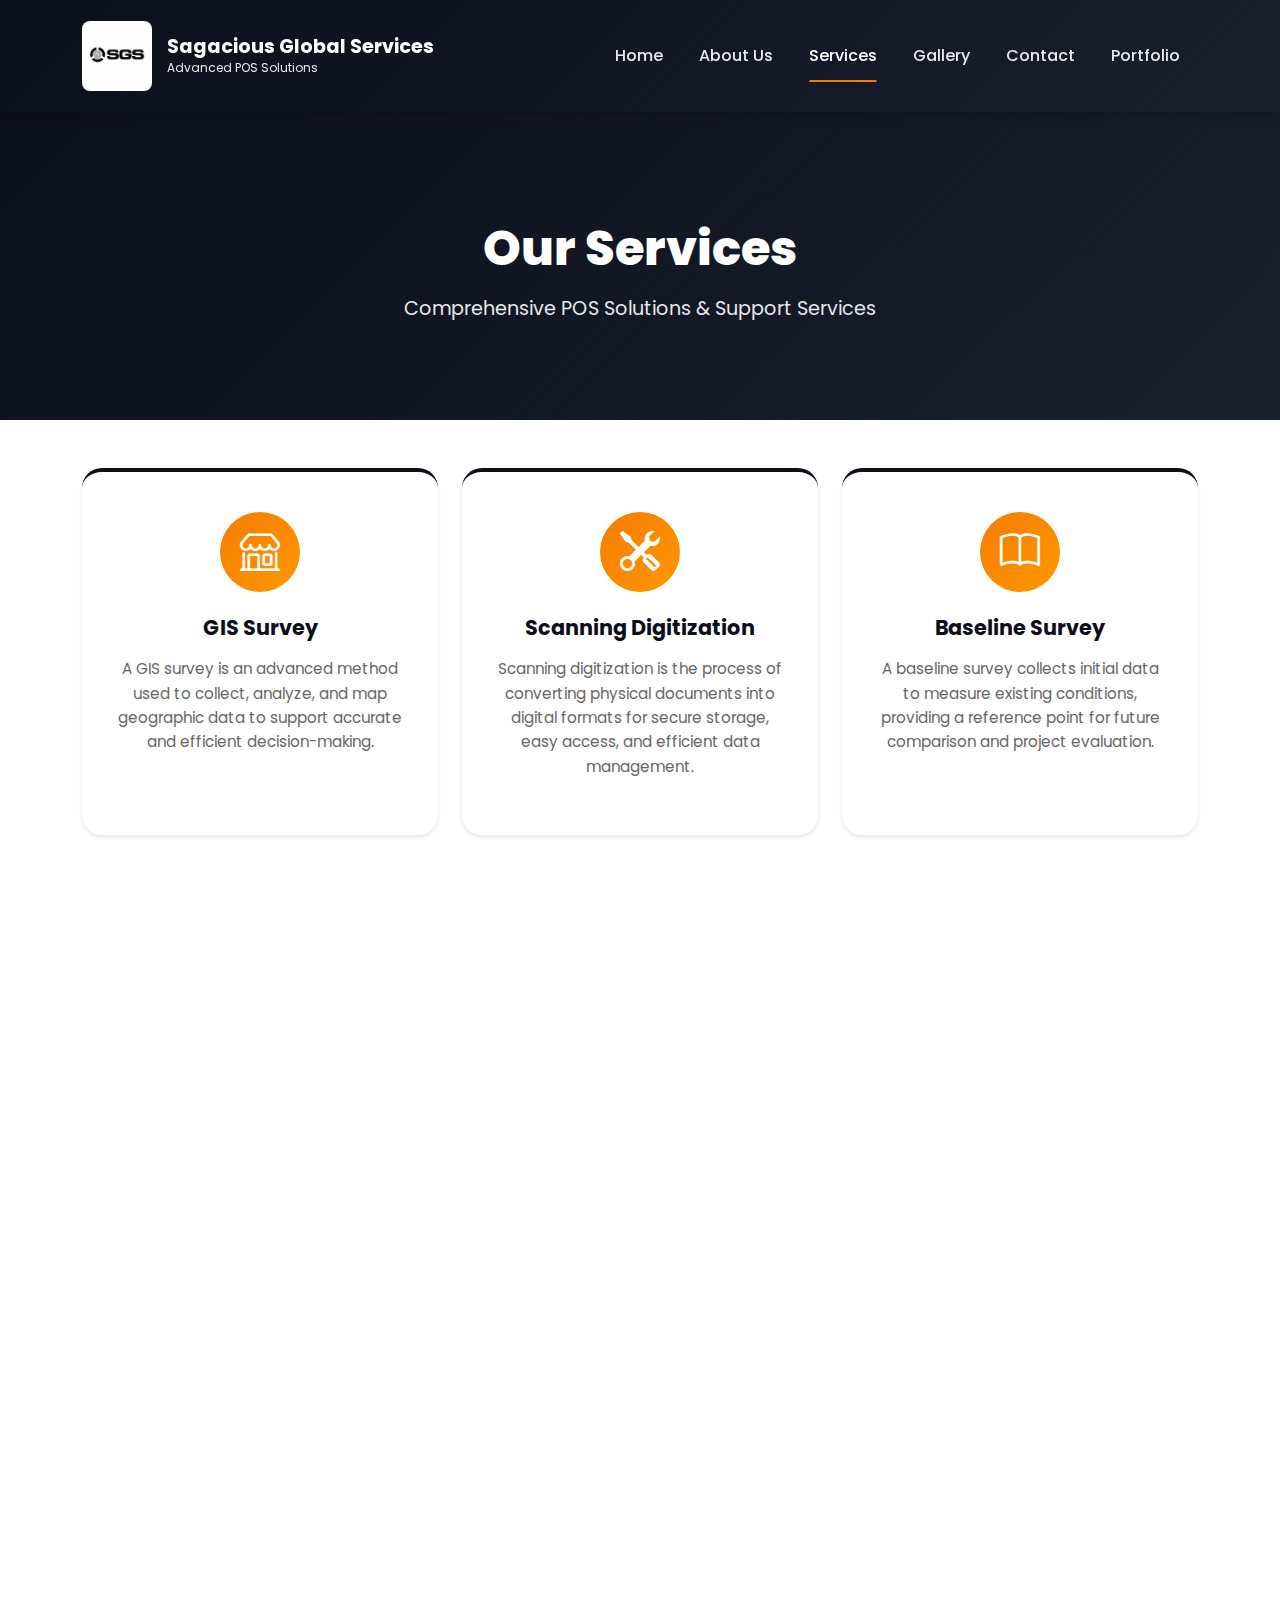
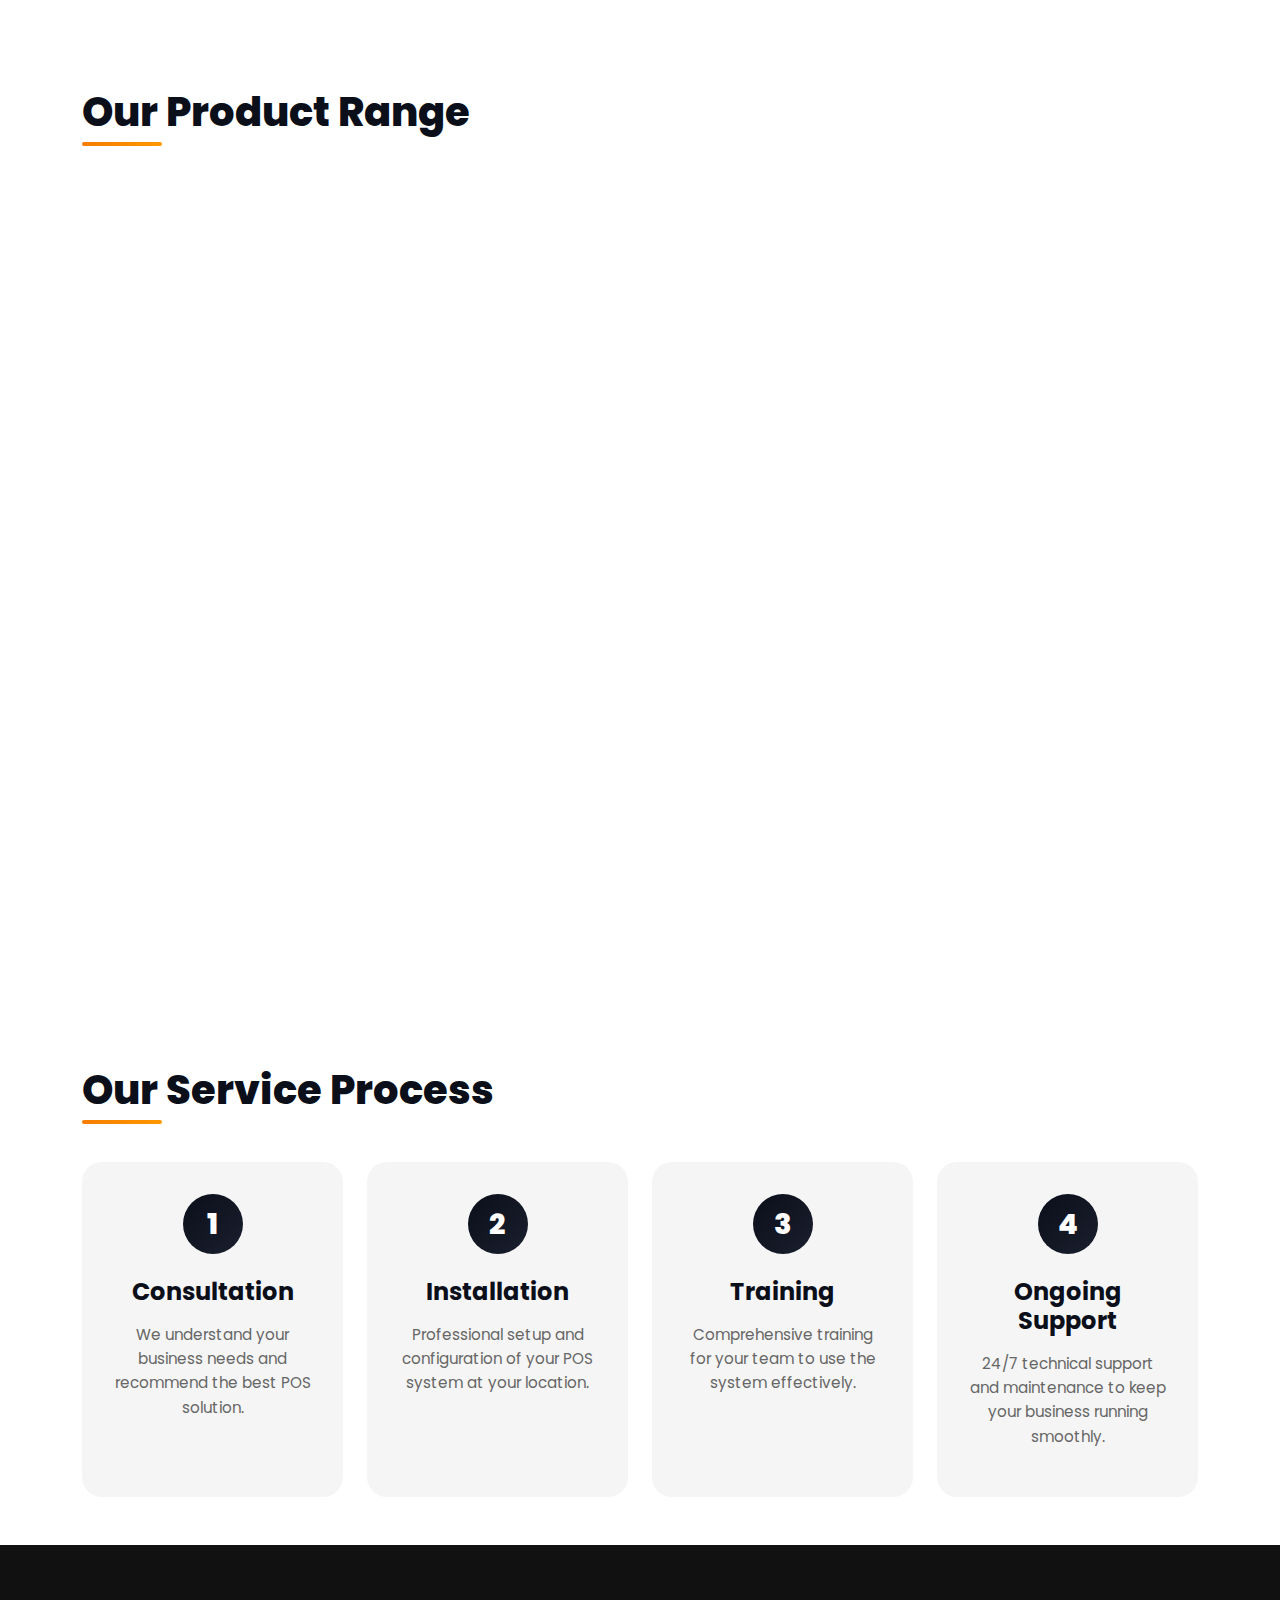
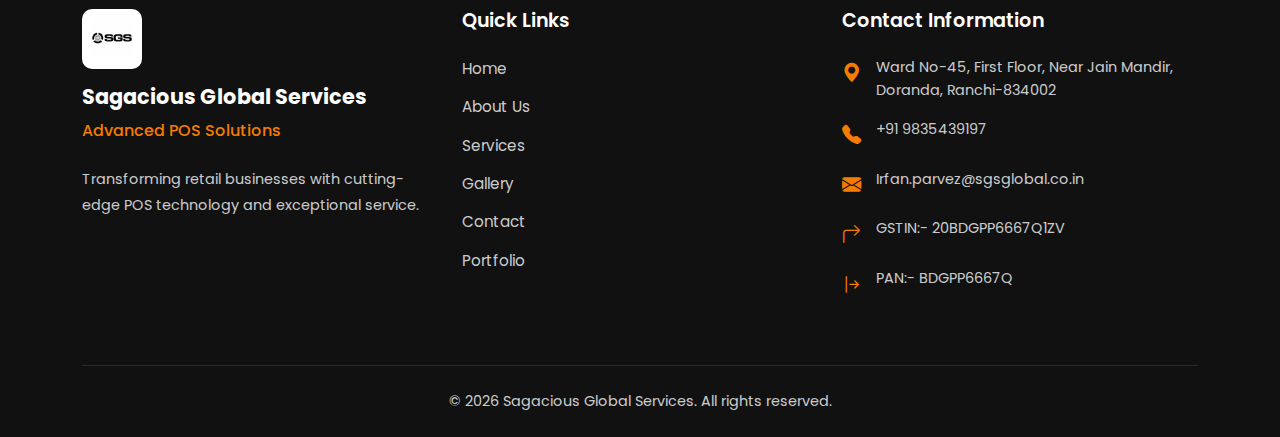
<file: services.html>
<!DOCTYPE html>
<html lang="en">
<head>
    <meta charset="UTF-8">
    <meta name="viewport" content="width=device-width, initial-scale=1.0">
    <title>Services - Sagacious Global Services</title>
    <link href="https://cdn.jsdelivr.net/npm/bootstrap@5.3.0/dist/css/bootstrap.min.css" rel="stylesheet">
    <link rel="stylesheet" href="https://cdn.jsdelivr.net/npm/bootstrap-icons@1.10.0/font/bootstrap-icons.css">
    <link rel="stylesheet" href="css/style.css">
</head>
<body>
    <!-- Navigation -->
    <nav class="navbar navbar-expand-lg navbar-dark fixed-top">
        <div class="container">
            <a class="navbar-brand d-flex align-items-center" href="index.html">
                <img src="images/SGSlogo.png" alt="SGS Logo" class="logo-img">
                <div class="brand-text">
                    <span class="brand-name">Sagacious Global Services</span>
                    <span class="brand-tagline">Advanced POS Solutions</span>
                </div>
            </a>
            <button class="navbar-toggler" type="button" data-bs-toggle="collapse" data-bs-target="#navbarNav">
                <span class="navbar-toggler-icon"></span>
            </button>
            <div class="collapse navbar-collapse" id="navbarNav">
                <ul class="navbar-nav ms-auto">
                    <li class="nav-item"><a class="nav-link" href="index.html">Home</a></li>
                    <li class="nav-item"><a class="nav-link" href="about.html">About Us</a></li>
                    <li class="nav-item"><a class="nav-link active" href="services.html">Services</a></li>
                    <li class="nav-item"><a class="nav-link" href="gallery.html">Gallery</a></li>
                    <li class="nav-item"><a class="nav-link" href="contact.html">Contact</a></li>
                    <li class="nav-item"><a class="nav-link" href="portfolio.html">Portfolio</a></li>
                </ul>
            </div>
        </div>
    </nav>

    <!-- Page Header -->
    <section class="page-header">
        <div class="container">
            <h1>Our Services</h1>
            <p>Comprehensive POS Solutions & Support Services</p>
        </div>
    </section>

    <!-- Services Overview -->
    <section class="services-overview py-5">
        <div class="container">
            <div class="row g-4">
                <div class="col-md-6 col-lg-4">
                    <div class="service-box">
                        <div class="service-icon">
                            <i class="bi bi-shop"></i>
                        </div>
                        <h3>GIS Survey</h3>
                        <p>A GIS survey is an advanced method used to collect, analyze, and map geographic data to support accurate and efficient decision-making.</p>
                    </div>
                </div>
                <div class="col-md-6 col-lg-4">
                    <div class="service-box">
                        <div class="service-icon">
                            <i class="bi bi-tools"></i>
                        </div>
                        <h3>Scanning Digitization </h3>
                        <p>Scanning digitization is the process of converting physical documents into digital formats for secure storage, easy access, and efficient data management.</p>
                    </div>
                </div>
                <div class="col-md-6 col-lg-4">
                    <div class="service-box">
                        <div class="service-icon">
                            <i class="bi bi-book"></i>
                        </div>
                        <h3>Baseline Survey</h3>
                        <p>A baseline survey collects initial data to measure existing conditions, providing a reference point for future comparison and project evaluation.</p>
                    </div>
                </div>
                <div class="col-md-6 col-lg-4">
                    <div class="service-box">
                        <div class="service-icon">
                            <i class="bi bi-headset"></i>
                        </div>
                        <h3>AMC FMS</h3>
                        <p>AMC FMS ensures regular maintenance and facility management services, improving system reliability, operational efficiency, and reducing downtime through preventive support.</p>
                    </div>
                </div>
                <div class="col-md-6 col-lg-4">
                    <div class="service-box">
                        <div class="service-icon">
                            <i class="bi bi-wrench"></i>
                        </div>
                        <h3>Software Development</h3>
                        <p>Software development involves designing, coding, testing, and maintaining applications to deliver reliable, scalable, and user-focused digital solutions.</p>
                    </div>
                </div>
                <div class="col-md-6 col-lg-4">
                    <div class="service-box">
                        <div class="service-icon">
                            <i class="bi bi-arrow-clockwise"></i>
                        </div>
                        <h3>HR Services</h3>
                        <p>HR services manage recruitment, payroll, compliance, and employee relations, helping organizations build efficient workforces and maintain healthy workplace operations.</p>
                    </div>
                </div>
                <div class="col-md-6 col-lg-4">
                    <div class="service-box">
                        <div class="service-icon">
                            <i class="bi bi-database"></i>
                        </div>
                        <h3>Data Migration</h3>
                        <p>Seamless data migration services from your old billing system to our POS platform, ensuring no loss of historical data.</p>
                    </div>
                </div>
                <div class="col-md-6 col-lg-4">
                    <div class="service-box">
                        <div class="service-icon">
                            <i class="bi bi-gear"></i>
                        </div>
                        <h3>Customization</h3>
                        <p>Tailored solutions to meet your specific business needs, including custom reports, invoice formats, and workflow configurations.</p>
                    </div>
                </div>
                <div class="col-md-6 col-lg-4">
                    <div class="service-box">
                        <div class="service-icon">
                            <i class="bi bi-graph-up"></i>
                        </div>
                        <h3>Business Consultation</h3>
                        <p>Expert guidance on choosing the right POS system for your business type, size, and growth plans.</p>
                    </div>
                </div>
            </div>
        </div>
    </section>

    <!-- Product Categories -->
    <section class="product-categories py-5">
        <div class="container">
            <h2 class="section-title text-center mb-5">Our Product Range</h2>
            <div class="row g-4">
                <!-- Android POS Terminal -->
                <div class="col-md-6 col-lg-3">
                    <div class="product-card">
                        <div class="product-image">
                            <img src="images/Android POS Terminal.jpg" alt="Android POS Terminal">
                            <div class="product-badge">Best Seller</div>
                        </div>
                        <div class="product-content">
                            <h3 class="product-title">Android POS Terminal</h3>
                            <p class="product-description">All-in-one billing system with touchscreen, printer, and inventory management software.</p>
                            <div class="product-features">
                                <h5>Key Features:</h5>
                                <ul>
                                    <li>11.6" HD Touch Display</li>
                                    <li>RK3288 Quad-Core Processor</li>
                                    <li>Built-in Thermal Printer</li>
                                    <li>Android 9.0 OS</li>
                                    <li>2GB RAM + 32GB Storage</li>
                                    <li>Multiple payment options</li>
                                </ul>
                            </div>
                            <div class="product-price">₹39,999</div>
                            <a href="contact.html" class="btn btn-primary-custom w-100">Enquire Now</a>
                        </div>
                    </div>
                </div>

                <!-- Handheld POS Device -->
                <div class="col-md-6 col-lg-3">
                    <div class="product-card">
                        <div class="product-image">
                            <img src="images/Handheld POS Device.jpg" alt="Handheld POS Device">
                            <div class="product-badge badge-portable">Portable</div>
                        </div>
                        <div class="product-content">
                            <h3 class="product-title">Handheld POS Device</h3>
                            <p class="product-description">Portable POS solution perfect for delivery businesses, field billing, and mobile retailers.</p>
                            <div class="product-features">
                                <h5>Key Features:</h5>
                                <ul>
                                    <li>5.5" HD Touch Screen</li>
                                    <li>Quad-Core Processor</li>
                                    <li>Bluetooth Printer Support</li>
                                    <li>Android 10 OS</li>
                                    <li>4G LTE Connectivity</li>
                                    <li>Barcode Scanner</li>
                                </ul>
                            </div>
                            <div class="product-price">₹32,500</div>
                            <a href="contact.html" class="btn btn-primary-custom w-100">Enquire Now</a>
                        </div>
                    </div>
                </div>

                <!-- POS with Weighing Scale -->
                <div class="col-md-6 col-lg-3">
                    <div class="product-card">
                        <div class="product-image">
                            <img src="images/POS with Weighing Scale.jpg" alt="POS with Weighing Scale">
                            <div class="product-badge badge-featured">Featured</div>
                        </div>
                        <div class="product-content">
                            <h3 class="product-title">POS with Weighing Scale</h3>
                            <p class="product-description">Integrated weighing scale solution for grocery stores, vegetable vendors, and kirana shops.</p>
                            <div class="product-features">
                                <h5>Key Features:</h5>
                                <ul>
                                    <li>15kg Capacity Weighing Scale</li>
                                    <li>10.1" Touch Display</li>
                                    <li>Thermal Printer Included</li>
                                    <li>RK3288 Quad-Core Processor</li>
                                    <li>Inventory Management</li>
                                    <li>GST Compliance</li>
                                </ul>
                            </div>
                            <div class="product-price">₹45,000</div>
                            <a href="contact.html" class="btn btn-primary-custom w-100">Enquire Now</a>
                        </div>
                    </div>
                </div>

                <!-- Billing Printer + Software -->
                <div class="col-md-6 col-lg-3">
                    <div class="product-card">
                        <div class="product-image">
                            <img src="images/PrinterSoftware.jpg" alt="Billing Printer + Software">
                            <div class="product-badge badge-affordable">Affordable</div>
                        </div>
                        <div class="product-content">
                            <h3 class="product-title">Billing Printer + Software</h3>
                            <p class="product-description">Complete billing solution with thermal printer and advanced retail management software.</p>
                            <div class="product-features">
                                <h5>Key Features:</h5>
                                <ul>
                                    <li>58mm Thermal Printer</li>
                                    <li>Windows/Android Software</li>
                                    <li>Inventory Management</li>
                                    <li>Customer Management</li>
                                    <li>GST Invoices</li>
                                    <li>Sales Reports</li>
                                </ul>
                            </div>
                            <div class="product-price">₹18,999</div>
                            <a href="contact.html" class="btn btn-primary-custom w-100">Enquire Now</a>
                        </div>
                    </div>
                </div>
            </div>
        </div>
    </section>

    <!-- Service Process -->
    <section class="service-process py-5">
        <div class="container">
            <h2 class="section-title text-center mb-5">Our Service Process</h2>
            <div class="row g-4">
                <div class="col-md-6 col-lg-3">
                    <div class="process-step">
                        <div class="step-number">1</div>
                        <h4>Consultation</h4>
                        <p>We understand your business needs and recommend the best POS solution.</p>
                    </div>
                </div>
                <div class="col-md-6 col-lg-3">
                    <div class="process-step">
                        <div class="step-number">2</div>
                        <h4>Installation</h4>
                        <p>Professional setup and configuration of your POS system at your location.</p>
                    </div>
                </div>
                <div class="col-md-6 col-lg-3">
                    <div class="process-step">
                        <div class="step-number">3</div>
                        <h4>Training</h4>
                        <p>Comprehensive training for your team to use the system effectively.</p>
                    </div>
                </div>
                <div class="col-md-6 col-lg-3">
                    <div class="process-step">
                        <div class="step-number">4</div>
                        <h4>Ongoing Support</h4>
                        <p>24/7 technical support and maintenance to keep your business running smoothly.</p>
                    </div>
                </div>
            </div>
        </div>
    </section>

    <!-- Footer -->
    <footer class="footer">
        <div class="container">
            <div class="row g-4">
                <div class="col-lg-4">
                    <div class="footer-brand">
                        <img src="images/SGSlogo.png" alt="SGS Logo" class="footer-logo">
                        <h4>Sagacious Global Services</h4>
                        <p>Advanced POS Solutions</p>
                    </div>
                    <p class="footer-text">Transforming retail businesses with cutting-edge POS technology and exceptional service.</p>
                </div>
                <div class="col-lg-4">
                    <h5 class="footer-heading">Quick Links</h5>
                    <ul class="footer-links">
                        <li><a href="index.html">Home</a></li>
                        <li><a href="about.html">About Us</a></li>
                        <li><a href="services.html">Services</a></li>
                        <li><a href="gallery.html">Gallery</a></li>
                        <li><a href="contact.html">Contact</a></li>
                        <li><a href="portfolio.html">Portfolio</a></li>
                    </ul>
                </div>
                <div class="col-lg-4">
                    <h5 class="footer-heading">Contact Information</h5>
                    <div class="footer-contact">
                        <div class="contact-item">
                            <i class="bi bi-geo-alt-fill"></i>
                            <span>Ward No-45, First Floor, Near Jain Mandir, Doranda, Ranchi-834002</span>
                        </div>
                        <div class="contact-item">
                            <i class="bi bi-telephone-fill"></i>
                            <span>+91 9835439197</span>
                        </div>
                        <div class="contact-item">
                            <i class="bi bi-envelope-fill"></i>
                            <span>Irfan.parvez@sgsglobal.co.in</span>
                        </div>
                        <div class="contact-item">
                            <i class="bi bi-arrow-90deg-right"></i>
                            <span>GSTIN:- 20BDGPP6667Q1ZV</span>
                        </div>
                        <div class="contact-item">
                            <i class="bi bi-arrow-bar-right"></i>
                            <span>PAN:- BDGPP6667Q</span>
                        </div>
                    </div>
                </div>
            </div>
            <div class="footer-bottom">
                <p>&copy; 2026 Sagacious Global Services. All rights reserved.</p>
            </div>
        </div>
    </footer>

    <script src="https://cdn.jsdelivr.net/npm/bootstrap@5.3.0/dist/js/bootstrap.bundle.min.js"></script>
    <script src="js/script.js"></script>
</body>
</html>
</file>
<file: css/style.css>
/* Google Fonts */
@import url('https://fonts.googleapis.com/css2?family=Poppins:wght@300;400;500;600;700;800&family=Playfair+Display:wght@700;800&display=swap');

/* CSS Variables */
:root {
    /* --primary-color: #1a237e;
    --secondary-color: #f57c00;
    --accent-color: #00897b;
    --dark-color: #212121;
    --light-color: #f5f5f5;
    --white: #ffffff;
    --gradient-1: linear-gradient(135deg, #1a237e 0%, #3949ab 100%);
    --gradient-2: linear-gradient(135deg, #f57c00 0%, #ff9800 100%);
    --shadow-sm: 0 2px 4px rgba(0,0,0,0.1);
    --shadow-md: 0 4px 8px rgba(0,0,0,0.15);
    --shadow-lg: 0 8px 16px rgba(0,0,0,0.2); */
    /* Blackish Primary (Blue ki jagah) */
    --primary-color: #0b0f1a;        /* Dark Navy / Blackish */
    
    /* Same as before */
    --secondary-color: #f57c00;      
    --accent-color: #00897b;        

    /* Dark & Light */
    --dark-color: #111111;           
    --light-color: #f5f5f5;
    --white: #ffffff;

    /* Updated Blackish Gradients */
    --gradient-1: linear-gradient(
        135deg,
        #0b0f1a 0%,
        #1a1f2e 100%
    );

    --gradient-2: linear-gradient(
        135deg,
        #f57c00 0%,
        #ff9800 100%
    );

    /* Shadows (same – already perfect) */
    --shadow-sm: 0 2px 4px rgba(0,0,0,0.1);
    --shadow-md: 0 4px 8px rgba(0,0,0,0.15);
    --shadow-lg: 0 8px 16px rgba(0,0,0,0.2);
    --transition: all 0.3s ease;
}

/* Global Styles */
* {
    margin: 0;
    padding: 0;
    box-sizing: border-box;
}

body {
    font-family: 'Poppins', sans-serif;
    line-height: 1.6;
    color: var(--dark-color);
    background: var(--white);
    overflow-x: hidden;
}

h1, h2, h3, h4, h5, h6 {
    font-weight: 700;
    line-height: 1.2;
}

img {
    max-width: 100%;
    height: auto;
}

a {
    text-decoration: none;
    transition: var(--transition);
}

/* Navigation */
.navbar {
    background: var(--gradient-1) !important;
    padding: 1rem 0;
    box-shadow: var(--shadow-md);
    transition: var(--transition);
}

.navbar.scrolled {
    padding: 0.5rem 0;
}

.logo-img {
    width: 70px;
    height: 70px;
    object-fit: contain;
    margin-right: 15px;
    background: white;
    padding: 5px;
    border-radius: 8px;
}

.brand-text {
    display: flex;
    flex-direction: column;
}

.brand-name {
    font-size: 1.2rem;
    font-weight: 700;
    color: var(--white);
    line-height: 1.2;
}

.brand-tagline {
    font-size: 0.75rem;
    color: rgba(255,255,255,0.9);
    font-weight: 400;
}

.nav-link {
    color: rgba(255,255,255,0.9) !important;
    font-weight: 500;
    margin: 0 10px;
    position: relative;
    transition: var(--transition);
}

.nav-link:hover,
.nav-link.active {
    color: var(--white) !important;
}

.nav-link::after {
    content: '';
    position: absolute;
    bottom: -5px;
    left: 50%;
    transform: translateX(-50%);
    width: 0;
    height: 2px;
    background: var(--secondary-color);
    transition: var(--transition);
}

.nav-link:hover::after,
.nav-link.active::after {
    width: 80%;
}

/* Hero Section */
.hero {
    min-height: 100vh;
    background: linear-gradient(
  135deg,
  rgba(15, 15, 15, 0.96) 0%,
  rgba(201, 162, 77, 0.92) 100%
),
                url('data:image/svg+xml,<svg xmlns="http://www.w3.org/2000/svg" viewBox="0 0 1440 320"><path fill="%23ffffff" fill-opacity="0.1" d="M0,96L48,112C96,128,192,160,288,160C384,160,480,128,576,133.3C672,139,768,181,864,181.3C960,181,1056,139,1152,128C1248,117,1344,139,1392,149.3L1440,160L1440,320L1392,320C1344,320,1248,320,1152,320C1056,320,960,320,864,320C768,320,672,320,576,320C480,320,384,320,288,320C192,320,96,320,48,320L0,320Z"></path></svg>');
    background-size: cover;
    background-position: center;
    background-attachment: fixed;
    display: flex;
    align-items: center;
    position: relative;
    padding-top: 80px;
}

.hero-content {
    z-index: 2;
    color: var(--white);
}

.hero-title {
    font-size: 3.5rem;
    font-weight: 800;
    margin-bottom: 1.5rem;
    color: var(--white);
    text-shadow: 2px 2px 4px rgba(0,0,0,0.3);
}

.hero-subtitle {
    font-size: 1.5rem;
    margin-bottom: 2rem;
    font-weight: 400;
    color: rgba(255,255,255,0.95);
}

.hero-buttons .btn {
    margin: 0 10px 10px 0;
    padding: 12px 35px;
    font-weight: 600;
    border-radius: 50px;
}

.btn-primary-custom {
    background: var(--gradient-2);
    border: none;
    color: var(--white);
    box-shadow: var(--shadow-md);
}

.btn-primary-custom:hover {
    transform: translateY(-3px);
    box-shadow: var(--shadow-lg);
}

.btn-outline-light:hover {
    background: var(--white);
    color: var(--primary-color);
}

/* Animations */
@keyframes fadeInUp {
    from {
        opacity: 0;
        transform: translateY(30px);
    }
    to {
        opacity: 1;
        transform: translateY(0);
    }
}

.animate-fade-in {
    animation: fadeInUp 1s ease-out;
}

.animate-fade-in-delay {
    animation: fadeInUp 1s ease-out 0.3s backwards;
}

.animate-fade-in-delay-2 {
    animation: fadeInUp 1s ease-out 0.6s backwards;
}

/* Section Styles */
.section-header {
    margin-bottom: 3rem;
}

.section-title {
    font-size: 2.5rem;
    font-weight: 800;
    color: var(--primary-color);
    margin-bottom: 1rem;
    position: relative;
    display: inline-block;
}

.section-title::after {
    content: '';
    position: absolute;
    bottom: -10px;
    left: 0;
    width: 80px;
    height: 4px;
    background: var(--gradient-2);
    border-radius: 2px;
}

.section-subtitle {
    font-size: 1.1rem;
    color: #666;
    max-width: 700px;
    margin: 0 auto;
}

/* Why Choose Us Section */
.why-choose {
    background: var(--light-color);
}

.feature-card {
    background: var(--white);
    padding: 2.5rem 2rem;
    border-radius: 15px;
    text-align: center;
    transition: var(--transition);
    box-shadow: var(--shadow-sm);
    height: 100%;
}

.feature-card:hover {
    transform: translateY(-10px);
    box-shadow: var(--shadow-lg);
}

.feature-icon {
    width: 80px;
    height: 80px;
    background: var(--gradient-2);
    /* background-color: #f47d06; */
    border-radius: 50%;
    display: flex;
    align-items: center;
    justify-content: center;
    margin: 0 auto 1.5rem;
    font-size: 2.5rem;
    color: var(--white);
}

.feature-title {
    font-size: 1.3rem;
    margin-bottom: 1rem;
    color: var(--primary-color);
}

.feature-text {
    color: #666;
    font-size: 0.95rem;
}

/* POS Systems Section */
.pos-systems {
    background: var(--white);
}

.product-card {
    background: var(--white);
    border-radius: 20px;
    overflow: hidden;
    box-shadow: var(--shadow-md);
    transition: var(--transition);
    height: 100%;
    display: flex;
    flex-direction: column;
}

.product-card:hover {
    transform: translateY(-10px);
    box-shadow: var(--shadow-lg);
}

.product-image {
    position: relative;
    overflow: hidden;
    height: 200px;
    background: linear-gradient(135deg, #f5f5f5 0%, #e0e0e0 100%);
}

.product-image img {
    width: 100%;
    height: 100%;
    object-fit: fit;
    transition: var(--transition);
}

.product-card:hover .product-image img {
    transform: scale(1.1);
}

.product-badge {
    position: absolute;
    top: 15px;
    right: 15px;
    background: var(--gradient-2);
    color: var(--white);
    padding: 5px 15px;
    border-radius: 20px;
    font-size: 0.85rem;
    font-weight: 600;
}

.badge-portable {
    background: var(--gradient-1);
}

.badge-featured {
    background: linear-gradient(135deg, #00897b 0%, #26a69a 100%);
}

.badge-affordable {
    background: linear-gradient(135deg, #d32f2f 0%, #f44336 100%);
}

.product-content {
    padding: 1.5rem;
    flex-grow: 1;
    display: flex;
    flex-direction: column;
}

.product-title {
    font-size: 1.2rem;
    color: var(--primary-color);
    margin-bottom: 0.8rem;
}

.product-description {
    color: #666;
    font-size: 0.9rem;
    margin-bottom: 1rem;
}

.product-features {
    margin-bottom: 1rem;
    flex-grow: 1;
}

.product-features h5 {
    font-size: 0.95rem;
    color: var(--dark-color);
    margin-bottom: 0.5rem;
}

.product-features ul {
    list-style: none;
    padding: 0;
}

.product-features li {
    font-size: 0.85rem;
    color: #666;
    padding: 3px 0;
    padding-left: 20px;
    position: relative;
}

.product-features li::before {
    content: '✓';
    position: absolute;
    left: 0;
    color: var(--accent-color);
    font-weight: bold;
}

.product-price {
    font-size: 2rem;
    font-weight: 800;
    color: black;
    margin-bottom: 1rem;
}

/* Promise Section */
.promise-section {
    background: var(--gradient-1);
    color: var(--white);
}

.promise-card {
    background: rgba(255,255,255,0.1);
    backdrop-filter: blur(10px);
    padding: 3rem 2rem;
    border-radius: 20px;
    border: 1px solid rgba(255,255,255,0.2);
}

.promise-title {
    font-size: 2.5rem;
    text-align: center;
    margin-bottom: 1rem;
    color: var(--white);
}

.promise-item {
    display: flex;
    align-items: center;
    gap: 15px;
    padding: 1rem;
    background: rgba(255,255,255,0.1);
    border-radius: 10px;
    transition: var(--transition);
}

.promise-item:hover {
    background: rgba(255,255,255,0.2);
    transform: translateX(10px);
}

.promise-item i {
    font-size: 1.5rem;
    color: var(--secondary-color);
}

.promise-item span {
    font-size: 1rem;
    color: var(--white);
}

/* Footer */
.footer {
    background: var(--dark-color);
    color: rgba(255,255,255,0.8);
    padding: 4rem 0 0;
}

.footer-brand {
    margin-bottom: 1.5rem;
}

.footer-logo {
    width: 60px;
    height: 60px;
    object-fit: contain;
    background: white;
    padding: 8px;
    border-radius: 10px;
    margin-bottom: 1rem;
}

.footer-brand h4 {
    color: var(--white);
    margin-bottom: 0.5rem;
    font-size: 1.3rem;
}

.footer-brand p {
    color: var(--secondary-color);
    font-weight: 500;
    margin-bottom: 1rem;
}

.footer-text {
    font-size: 0.9rem;
    line-height: 1.8;
}

.footer-heading {
    color: var(--white);
    font-size: 1.2rem;
    margin-bottom: 1.5rem;
    font-weight: 600;
}

.footer-links {
    list-style: none;
    padding: 0;
}

.footer-links li {
    margin-bottom: 0.8rem;
}

.footer-links a {
    color: rgba(255,255,255,0.8);
    font-size: 0.95rem;
    transition: var(--transition);
}

.footer-links a:hover {
    color: var(--secondary-color);
    padding-left: 5px;
}

.footer-contact {
    margin-top: 1rem;
}

.contact-item {
    display: flex;
    gap: 15px;
    margin-bottom: 1rem;
    align-items: flex-start;
}

.contact-item i {
    color: var(--secondary-color);
    font-size: 1.2rem;
    margin-top: 3px;
}

.contact-item span {
    font-size: 0.9rem;
    line-height: 1.6;
}

.footer-bottom {
    margin-top: 3rem;
    padding: 1.5rem 0;
    border-top: 1px solid rgba(255,255,255,0.1);
    text-align: center;
}

.footer-bottom p {
    margin: 0;
    font-size: 0.9rem;
}

/* Page Header */
.page-header {
    background: var(--gradient-1);
    color: var(--white);
    padding: 150px 0 80px;
    text-align: center;
    position: relative;
    margin-top: 70px;
}

.page-header h1 {
    font-size: 3rem;
    font-weight: 800;
    margin-bottom: 1rem;
}

.page-header p {
    font-size: 1.2rem;
    opacity: 0.9;
}

/* About Page Styles */
.about-content {
    background: var(--white);
}

.about-image img {
    border-radius: 20px;
    width: 100%;
}

.lead {
    font-size: 1.1rem;
    color: #555;
    margin-bottom: 1.5rem;
}

.mission-card,
.vision-card {
    background: var(--light-color);
    padding: 2.5rem;
    border-radius: 20px;
    height: 100%;
    border-left: 5px solid var(--primary-color);
}

.vision-card {
    border-left-color: var(--secondary-color);
}

.card-icon {
    width: 70px;
    height: 70px;
    background: var(--gradient-1);
    border-radius: 50%;
    display: flex;
    align-items: center;
    justify-content: center;
    margin-bottom: 1.5rem;
    font-size: 2rem;
    color: var(--white);
}

.vision-card .card-icon {
    background: var(--gradient-2);
}

.mission-card h3,
.vision-card h3 {
    color: var(--primary-color);
    margin-bottom: 1rem;
}

.values-section {
    background: var(--light-color);
    padding: 4rem 0;
    border-radius: 30px;
}

.value-card {
    background: var(--white);
    padding: 2rem;
    border-radius: 15px;
    text-align: center;
    transition: var(--transition);
    box-shadow: var(--shadow-sm);
}

.value-card:hover {
    transform: translateY(-5px);
    box-shadow: var(--shadow-md);
}

.value-card i {
    font-size: 3rem;
    color: var(--secondary-color);
    margin-bottom: 1rem;
}

.value-card h4 {
    color: var(--primary-color);
    margin-bottom: 0.8rem;
}

.value-card p {
    color: #666;
    font-size: 0.9rem;
}

.trust-points {
    padding: 2rem 0;
}

.trust-item {
    display: flex;
    gap: 25px;
    margin-bottom: 2rem;
}

.trust-number {
    width: 60px;
    height: 60px;
    background: var(--gradient-2);
    color: var(--white);
    border-radius: 50%;
    display: flex;
    align-items: center;
    justify-content: center;
    font-size: 1.5rem;
    font-weight: 800;
    flex-shrink: 0;
}

.trust-content h5 {
    color: var(--primary-color);
    margin-bottom: 0.5rem;
}

.trust-content p {
    color: #666;
    font-size: 0.95rem;
}

.stats-grid {
    display: grid;
    grid-template-columns: repeat(2, 1fr);
    gap: 20px;
}

.stat-box {
    background: var(--gradient-1);
    color: var(--white);
    padding: 2.5rem 2rem;
    border-radius: 20px;
    text-align: center;
    box-shadow: var(--shadow-md);
}

.stat-box h3 {
    font-size: 3rem;
    font-weight: 800;
    margin-bottom: 0.5rem;
}

.stat-box p {
    font-size: 1rem;
    opacity: 0.9;
}

/* Services Page */
.service-box {
    background: var(--white);
    padding: 2.5rem 2rem;
    border-radius: 20px;
    text-align: center;
    transition: var(--transition);
    box-shadow: var(--shadow-sm);
    height: 100%;
    border-top: 4px solid var(--primary-color);
}

.service-box:hover {
    transform: translateY(-10px);
    box-shadow: var(--shadow-lg);
    border-top-color: var(--secondary-color);
}

.service-icon {
    width: 80px;
    height: 80px;
    background: var(--gradient-2);
    border-radius: 50%;
    display: flex;
    align-items: center;
    justify-content: center;
    margin: 0 auto 1.5rem;
    font-size: 2.5rem;
    color: var(--white);
}

.service-box h3 {
    font-size: 1.3rem;
    color: var(--primary-color);
    margin-bottom: 1rem;
}

.service-box p {
    color: #666;
    font-size: 0.95rem;
}

.process-step {
    background: var(--light-color);
    padding: 2rem;
    border-radius: 20px;
    text-align: center;
    position: relative;
    height: 100%;
}

.step-number {
    width: 60px;
    height: 60px;
    background: var(--gradient-1);
    color: var(--white);
    border-radius: 50%;
    display: flex;
    align-items: center;
    justify-content: center;
    font-size: 1.8rem;
    font-weight: 800;
    margin: 0 auto 1.5rem;
}

.process-step h4 {
    color: var(--primary-color);
    margin-bottom: 1rem;
}

.process-step p {
    color: #666;
    font-size: 0.95rem;
}

/* Gallery Page */
.gallery-filters {
    margin-bottom: 3rem;
}

.filter-btn {
    background: transparent;
    border: 2px solid var(--primary-color);
    color: var(--primary-color);
    padding: 10px 30px;
    margin: 5px;
    border-radius: 50px;
    font-weight: 600;
    cursor: pointer;
    transition: var(--transition);
}

.filter-btn:hover,
.filter-btn.active {
    background: var(--primary-color);
    color: var(--white);
}

.gallery-card {
    position: relative;
    border-radius: 20px;
    overflow: hidden;
    box-shadow: var(--shadow-md);
    height: 300px;
    cursor: pointer;
}

.gallery-card img {
    width: 100%;
    height: 100%;
    object-fit: fit;
    transition: var(--transition);
}

.gallery-card:hover img {
    transform: scale(1.1);
}

.gallery-overlay {
    position: absolute;
    bottom: 0;
    left: 0;
    right: 0;
    background: linear-gradient(to top, rgba(0,0,0,0.9) 0%, transparent 100%);
    color: var(--white);
    padding: 2rem;
    transform: translateY(20px);
    opacity: 0;
    transition: var(--transition);
}

.gallery-card:hover .gallery-overlay {
    transform: translateY(0);
    opacity: 1;
}

.gallery-overlay h4 {
    font-size: 1.2rem;
    margin-bottom: 0.5rem;
}

.gallery-overlay p {
    font-size: 0.9rem;
    opacity: 0.9;
}

.video-card {
    background: var(--white);
    border-radius: 20px;
    overflow: hidden;
    box-shadow: var(--shadow-md);
    padding: 1.5rem;
}

.video-thumbnail {
    position: relative;
    border-radius: 15px;
    overflow: hidden;
    height: 250px;
    background: var(--light-color);
    cursor: pointer;
}

.video-thumbnail img {
    width: 100%;
    height: 100%;
    object-fit: cover;
}

.play-button {
    position: absolute;
    top: 50%;
    left: 50%;
    transform: translate(-50%, -50%);
    font-size: 4rem;
    color: var(--white);
    opacity: 0.9;
    transition: var(--transition);
}

.video-thumbnail:hover .play-button {
    opacity: 1;
    transform: translate(-50%, -50%) scale(1.1);
}

.video-card h4 {
    margin: 1rem 0 0.5rem;
    color: var(--primary-color);
}

.video-card p {
    color: #666;
    font-size: 0.9rem;
}

.testimonial-card {
    background: var(--white);
    padding: 2rem;
    border-radius: 20px;
    box-shadow: var(--shadow-md);
    text-align: center;
    height: 100%;
}

.customer-image {
    width: 100px;
    height: 100px;
    border-radius: 50%;
    overflow: hidden;
    margin: 0 auto 1.5rem;
    border: 4px solid var(--secondary-color);
    background: var(--light-color);
}

.customer-image img {
    width: 100%;
    height: 100%;
    object-fit: cover;
}

.testimonial-text {
    font-style: italic;
    color: #666;
    margin-bottom: 1rem;
    font-size: 0.95rem;
}

.testimonial-card h5 {
    color: var(--primary-color);
    margin-bottom: 0.3rem;
}

.customer-business {
    color: #888;
    font-size: 0.85rem;
}

/* Contact Page */
.contact-info-box {
    background: var(--white);
    padding: 2.5rem 2rem;
    border-radius: 20px;
    text-align: center;
    box-shadow: var(--shadow-md);
    transition: var(--transition);
    height: 100%;
}

.contact-info-box:hover {
    transform: translateY(-10px);
    box-shadow: var(--shadow-lg);
}

.contact-icon {
    width: 80px;
    height: 80px;
    background: var(--gradient-1);
    border-radius: 50%;
    display: flex;
    align-items: center;
    justify-content: center;
    margin: 0 auto 1.5rem;
    font-size: 2.5rem;
    color: var(--white);
}

.contact-info-box h3 {
    color: var(--primary-color);
    margin-bottom: 1rem;
}

.contact-info-box p {
    color: #666;
    margin-bottom: 1rem;
}

.contact-link {
    color: var(--secondary-color);
    font-weight: 600;
    display: inline-flex;
    align-items: center;
    gap: 5px;
}

.contact-link:hover {
    color: var(--primary-color);
}

.business-hours-card {
    background: var(--light-color);
    padding: 3rem;
    border-radius: 20px;
    box-shadow: var(--shadow-sm);
}

.business-hours-card h2 {
    color: var(--primary-color);
}

.hours-item {
    display: flex;
    justify-content: space-between;
    padding: 1rem;
    background: var(--white);
    margin-bottom: 1rem;
    border-radius: 10px;
    border-left: 4px solid var(--secondary-color);
}

.day {
    font-weight: 600;
    color: var(--dark-color);
}

.time {
    color: var(--primary-color);
    font-weight: 600;
}

.map-container {
    margin-top: 3rem;
}

.map-placeholder {
    border-radius: 20px;
    overflow: hidden;
    box-shadow: var(--shadow-lg);
}

.quick-contact-card {
    background: var(--white);
    padding: 2.5rem 2rem;
    border-radius: 20px;
    text-align: center;
    box-shadow: var(--shadow-md);
    transition: var(--transition);
}

.quick-contact-card:hover {
    transform: translateY(-5px);
    box-shadow: var(--shadow-lg);
}

.quick-contact-card i {
    font-size: 3rem;
    color: var(--secondary-color);
    margin-bottom: 1rem;
}

.quick-contact-card h5 {
    color: var(--primary-color);
    margin-bottom: 0.8rem;
}

.quick-contact-card p {
    color: #666;
    font-size: 0.9rem;
    margin-bottom: 1.5rem;
}

.help-card {
    background: var(--light-color);
    padding: 2rem;
    border-radius: 15px;
    text-align: center;
    transition: var(--transition);
}

.help-card:hover {
    background: var(--white);
    box-shadow: var(--shadow-md);
}

.help-card i {
    font-size: 2.5rem;
    color: var(--primary-color);
    margin-bottom: 1rem;
}

.help-card h5 {
    color: var(--primary-color);
    margin-bottom: 0.8rem;
}

.help-card p {
    color: #666;
    font-size: 0.9rem;
}

.contact-cta {
    background: var(--gradient-1);
    color: var(--white);
    padding: 4rem 3rem;
    border-radius: 30px;
    text-align: center;
}

.contact-cta h2 {
    font-size: 2.5rem;
    margin-bottom: 1rem;
}

.contact-cta p {
    font-size: 1.2rem;
    margin-bottom: 2rem;
    opacity: 0.95;
}

.cta-buttons .btn {
    margin: 0 10px;
}

/* Responsive Design */
@media (max-width: 991px) {
    .hero-title {
        margin-top: 50px;
        font-size: 2.5rem;
    }
    
    .hero-subtitle {
        font-size: 1.2rem;
    }
    
    .section-title {
        font-size: 2rem;
    }
    
    .stats-grid {
        grid-template-columns: 1fr;
    }
}

@media (max-width: 768px) {
    .hero {
        min-height: 80vh;
    }
    
    .hero-title {
        font-size: 2rem;
    }
    
    .hero-subtitle {
        font-size: 1rem;
    }
    
    .section-title {
        font-size: 1.8rem;
    }
    
    .page-header h1 {
        font-size: 2rem;
    }
    
    .product-card {
        margin-bottom: 2rem;
    }
}

@media (max-width: 576px) {
    .hero-title {
        font-size: 1.8rem;
    }
    
    .btn-lg {
        padding: 10px 25px;
        font-size: 0.95rem;
    }
    
    .promise-title {
        font-size: 1.8rem;
    }
    
    .contact-cta h2 {
        font-size: 1.8rem;
    }
    
    .cta-buttons .btn {
        display: block;
        width: 100%;
        margin: 10px 0;
    }
}
</file>
